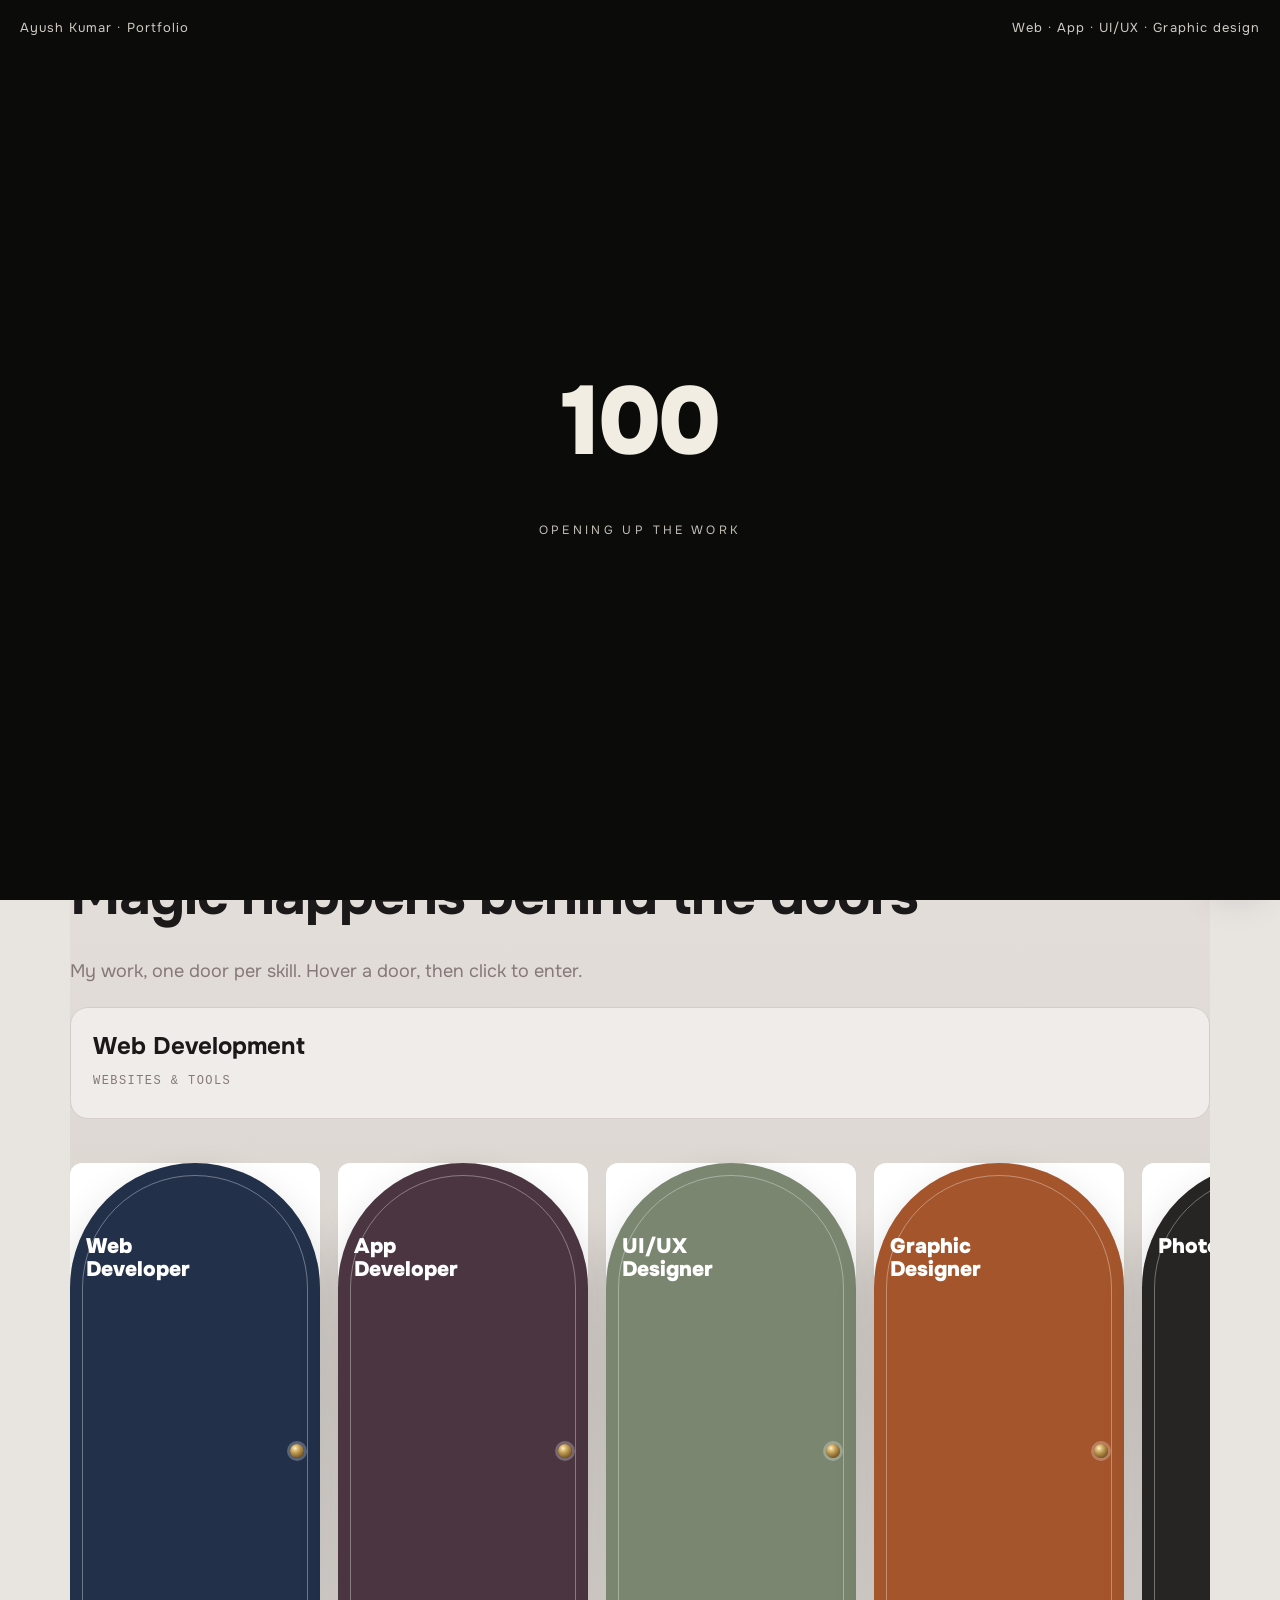
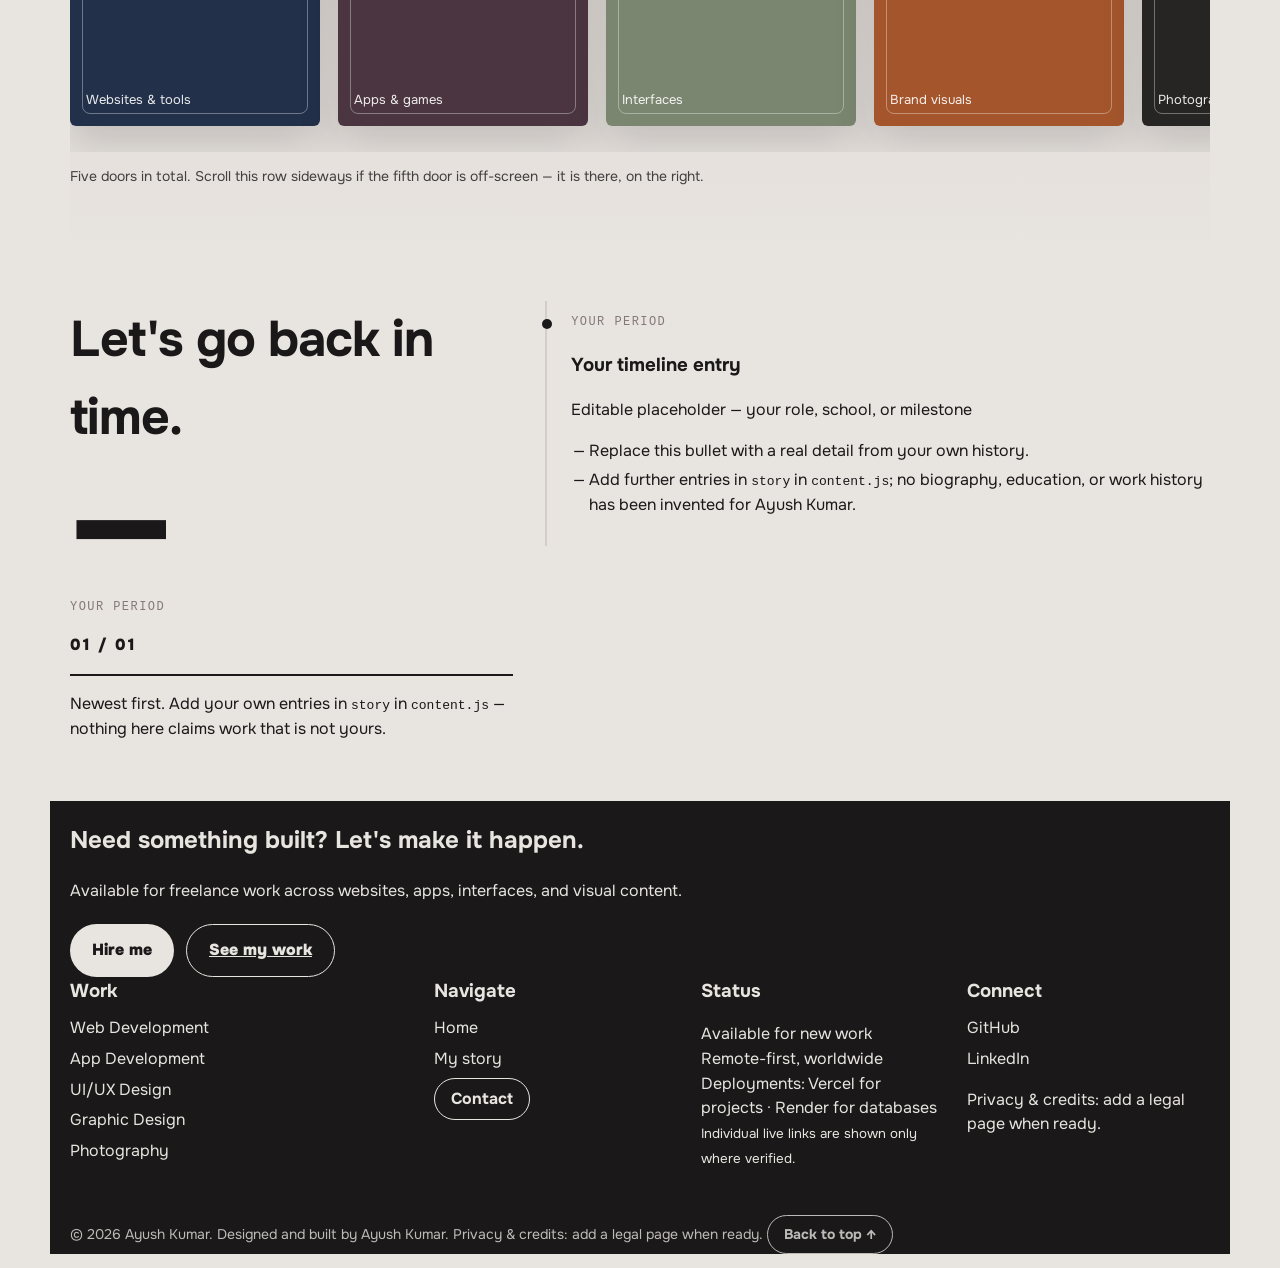
<file: index.html>
<!DOCTYPE html>
<html lang="en">
<head>
<meta charset="utf-8">
<meta name="viewport" content="width=device-width, initial-scale=1">
<title>Ayush Kumar — Web & App Developer, UI/UX Designer</title>
<meta name="description" content="Portfolio of Ayush Kumar. Five doors: Web Developer, App Developer, UI/UX Designer, Graphic Designer, Photographer. Content areas are ready for future work.">
<link rel="icon" href="favicon.ico">
<link rel="stylesheet" href="styles.css">
<script>window.__ROOT__ = "";</script>
<script src="content.js" defer></script>
<script src="app.js" defer></script>
</head>
<body>
<a class="skip" href="#home">Skip to content</a>
<div id="preloader" aria-hidden="true"><span class="pre-tl">Ayush Kumar · Portfolio</span><span class="pre-tr">Web · App · UI/UX · Graphic design</span><div class="count" id="preCount">001</div><p>Opening up the work</p></div>
<div id="transition" aria-hidden="true"></div>

<header class="topbar">
  <span class="brand">Ayush Kumar</span>
  <nav class="pillnav" aria-label="Primary">
    <a href="index.html#home">Home</a>
    <a href="web-developer/index.html">Web</a>
    <a href="app-developer/index.html">App</a>
    <a href="ui-ux-designer/index.html">UI/UX</a>
    <a href="graphic-designer/index.html">Graphic</a>
    <a href="index.html#my-story">My story</a>
    <button data-open="contactDlg">Contact</button>
  </nav>
  <div class="right">
    <span class="clock pill">Local time</span>
    <button class="pill menu-btn" data-open="menuDlg">Menu</button>
    <button class="cord" id="cordBtn" aria-label="Toggle dark mode" aria-pressed="false"><span class="wire"></span><span class="knob"></span><small>Dark mode (pull the cord)</small></button>
  </div>
</header>

<main class="wrap" id="home">
  <section class="hero" aria-label="Introduction">
    <div>
      <h1>Hi, I'm Ayush Kumar. I am a <span class="flip" id="roleFlip"><span class="flip-role">Web Developer</span><span class="flip-num">01 / 05</span></span>.</h1>
      <p>Welcome to my portfolio. Choose a door below to explore each discipline.</p>
      <p class="interests"><strong>Interests:</strong> Frontend web development · Programming · Building websites and web applications · Learning DSA using Java · Working with Git and GitHub · Using AI-assisted tools to design and build websites.</p>
      <div class="cta">
        <button class="btn" data-open="contactDlg">Hire me →</button>
        <a class="btn secondary" href="#work">See my work</a>
      </div>
    </div>
    <figure class="portrait">
      <img src="images/ayush-portrait.jpg" alt="Portrait of Ayush Kumar in dark monochrome">
      <button class="btn ability-overlay" data-open="abilityDlg">My ability card</button>
      <figcaption>Ayush Kumar — dark monochrome portrait.</figcaption>
    </figure>
  </section>

  <div class="hero-strip" aria-label="Availability"><span>Available for work</span><span>Remote-first, worldwide</span><span>Scroll to explore ↓</span></div>

  <section class="doors-section" id="work" aria-label="My work, one door per skill">
    <h2>Magic happens behind the doors</h2>
    <p class="sub">My work, one door per skill. Hover a door, then click to enter.</p>
    <div class="door-preview" aria-live="polite">
      <h3 id="doorPreviewTitle">Web Development</h3>
      <p class="mono" id="doorPreviewSub">Websites &amp; tools</p>
      <ul id="doorPreviewList"></ul>
    </div>
    <div class="door-wall" id="doorWall">
      <button class="door" data-door="web" data-href="web-developer/index.html" aria-label="Open the Web Developer door"><span class="interior"></span><span class="frame"><span class="label">Web<br>Developer</span><span class="hint">Websites &amp; tools</span><span class="knobdot"></span></span></button>
      <button class="door" data-door="app" data-href="app-developer/index.html" aria-label="Open the App Developer door"><span class="interior"></span><span class="frame"><span class="label">App<br>Developer</span><span class="hint">Apps &amp; games</span><span class="knobdot"></span></span></button>
      <button class="door" data-door="uiux" data-href="ui-ux-designer/index.html" aria-label="Open the UI/UX Designer door"><span class="interior"></span><span class="frame"><span class="label">UI/UX<br>Designer</span><span class="hint">Interfaces</span><span class="knobdot"></span></span></button>
      <button class="door" data-door="graphic" data-href="graphic-designer/index.html" aria-label="Open the Graphic Designer door"><span class="interior"></span><span class="frame"><span class="label">Graphic<br>Designer</span><span class="hint">Brand visuals</span><span class="knobdot"></span></span></button>
      <button class="door" data-door="photo" data-href="photographer/index.html" aria-label="Open the Photographer door"><span class="interior"></span><span class="frame"><span class="label">Photographer</span><span class="hint">Photography</span><span class="knobdot"></span></span></button>
    </div>
    <div class="tooltip" id="doorTip">Click to enter</div>
    <p class="door-note">Five doors in total. Scroll this row sideways if the fifth door is off-screen — it is there, on the right.</p>
  </section>

  <section class="section story-layout" id="my-story" aria-label="My story">
    <div class="story-sticky"><h2>Let's go back in time.</h2><div class="big-year">—</div><p class="mono">Your period</p><p class="counter">01 / 01</p><div class="progress-line"><span style="width:100%"></span></div><p class="sub">Newest first. Add your own entries in <code>story</code> in <code>content.js</code> — nothing here claims work that is not yours.</p></div>
    <div class="timeline">
      <article class="timeline-item"><p class="mono">Your period</p><h3>Your timeline entry</h3><p class="secondary">Editable placeholder — your role, school, or milestone</p><ul><li>Replace this bullet with a real detail from your own history.</li><li>Add further entries in <code>story</code> in <code>content.js</code>; no biography, education, or work history has been invented for Ayush Kumar.</li></ul></article>
    </div>
  </section>
</main>

<footer class="wrap">
  <h2>Need something built? Let's make it happen.</h2>
  <p>Available for freelance work across websites, apps, interfaces, and visual content.</p>
  <div class="cta">
    <button class="btn" data-open="contactDlg">Hire me</button>
    <a class="btn secondary" href="#work">See my work</a>
  </div>
  <div class="foot-grid">
    <div><h3>Work</h3>
      <a href="web-developer/index.html">Web Development</a>
      <a href="app-developer/index.html">App Development</a>
      <a href="ui-ux-designer/index.html">UI/UX Design</a>
      <a href="graphic-designer/index.html">Graphic Design</a>
      <a href="photographer/index.html">Photography</a>
    </div>
    <div><h3>Navigate</h3>
      <a href="index.html#home">Home</a>
      <a href="index.html#my-story">My story</a>
      <button class="pill" data-open="contactDlg">Contact</button>
    </div>
    <div><h3>Status</h3><p>Available for new work<br>Remote-first, worldwide<br>Deployments: Vercel for projects · Render for databases<br><small>Individual live links are shown only where verified.</small></p></div>
    <div><h3>Connect</h3>
      <a data-social="github" href="https://github.com/ayushsingh841434a-lgtm">GitHub</a>
      <a data-social="linkedin" href="https://www.linkedin.com/in/ayush-singh-5b2853404/">LinkedIn</a>
      <p>Privacy &amp; credits: add a legal page when ready.</p>
    </div>
  </div>
  <p class="copy">© 2026 Ayush Kumar. Designed and built by Ayush Kumar. Privacy &amp; credits: add a legal page when ready. <button class="pill" data-top>Back to top ↑</button></p>
  <button class="back-top-circle" data-top aria-label="Back to top">↑</button>
</footer>

<dialog id="menuDlg" aria-label="Menu">
  <div class="menu-head"><span>Ayush Kumar</span><button class="pill" data-close>Close</button></div>
  <h2>Menu</h2>
  <div class="cta">
    <button class="btn secondary" data-goto="home">01 Home</button>
    <button class="btn secondary" data-goto="web-developer/index.html">02 Web</button>
    <button class="btn secondary" data-goto="app-developer/index.html">03 App</button>
    <button class="btn secondary" data-goto="ui-ux-designer/index.html">04 UI/UX</button>
    <button class="btn secondary" data-goto="graphic-designer/index.html">05 Graphic</button>
    <button class="btn secondary" data-goto="story">06 My story</button>
    <button class="btn secondary" data-goto="contact">07 Contact</button>
    <button class="btn secondary" data-goto="photographer/index.html">08 Photography</button>
  </div>
  <p>Photography is included here as item 08 so all five categories are reachable from the menu. The reference menu as observed listed only seven items; see README for that noted difference.</p>
  <div class="row" style="justify-content:space-between"><span class="clock">Local time</span><button class="btn" data-goto="contact">Hire me →</button></div>
</dialog>

<dialog id="contactDlg" aria-label="Contact">
  <button class="pill dlg-x" data-close aria-label="Close">Close</button>
  <p class="hire-label">• Hire me</p>
  <h2>Tell me what you need built.</h2>
  <form id="contactForm">
    <label>NAME <input name="name" placeholder="Your name" required></label>
    <label>EMAIL <input name="email" type="email" placeholder="you@company.com" required></label>
    <label>PHONE <input name="phone" placeholder="Your phone number" required></label>
    <label>WHAT DO YOU NEED? <textarea name="message" rows="4" placeholder="Describe your project — scope, timeline, budget…" required></textarea></label>
    <p class="form-note" id="formNote"></p>
    <div class="row" style="justify-content:space-between"><p class="reply-note">Reply time to be confirmed once a contact email is provided.</p><button type="submit" class="btn">Send message</button></div>
  </form>
  <p>Or connect via <a data-social="github" href="https://github.com/ayushsingh841434a-lgtm">GitHub</a> or <a data-social="linkedin" href="https://www.linkedin.com/in/ayush-singh-5b2853404/">LinkedIn</a>.</p>
</dialog>

<dialog id="abilityDlg" aria-label="Ability card">
  <button class="pill dlg-x" data-close aria-label="Close">Close</button>
  <div class="ability-scene">
    <div class="ability-card" id="abilityCard">
      <div class="ability-face ability-front">
        <div class="ability-portrait"><img src="images/ayush-portrait.jpg" alt="Portrait of Ayush Kumar"></div>
        <div class="ability-stats">
          <div class="ability-row"><span>HTML</span><span class="ability-tag">Worked with / studied</span></div>
          <div class="ability-row"><span>CSS</span><span class="ability-tag">Worked with / studied</span></div>
          <div class="ability-row"><span>JavaScript</span><span class="ability-tag">Worked with / studied</span></div>
          <div class="ability-row"><span>C</span><span class="ability-tag">Worked with / studied</span></div>
          <div class="ability-row"><span>C++</span><span class="ability-tag">Worked with / studied</span></div>
          <div class="ability-row"><span>SQL</span><span class="ability-tag">Worked with / studied</span></div>
          <div class="ability-row"><span>Git</span><span class="ability-tag">Worked with / studied</span></div>
          <div class="ability-row"><span>GitHub</span><span class="ability-tag">Worked with / studied</span></div>
          <div class="ability-row"><span>DSA using Java</span><span class="ability-tag">Currently learning</span></div>
        </div>
        <p class="ability-note">No proficiency percentages, ratings, or scores are shown, because none were provided. Skills and learning status come from <code>content.js</code>.</p>
      </div>
      <div class="ability-face ability-back"><div class="compass">◎</div><p>Ayush Kumar</p></div>
    </div>
  </div>
  <p class="ability-footer">Remote-first · Worldwide · Response time to be confirmed · Drag the card to flip it</p>
</dialog>
</body>
</html>
</file>
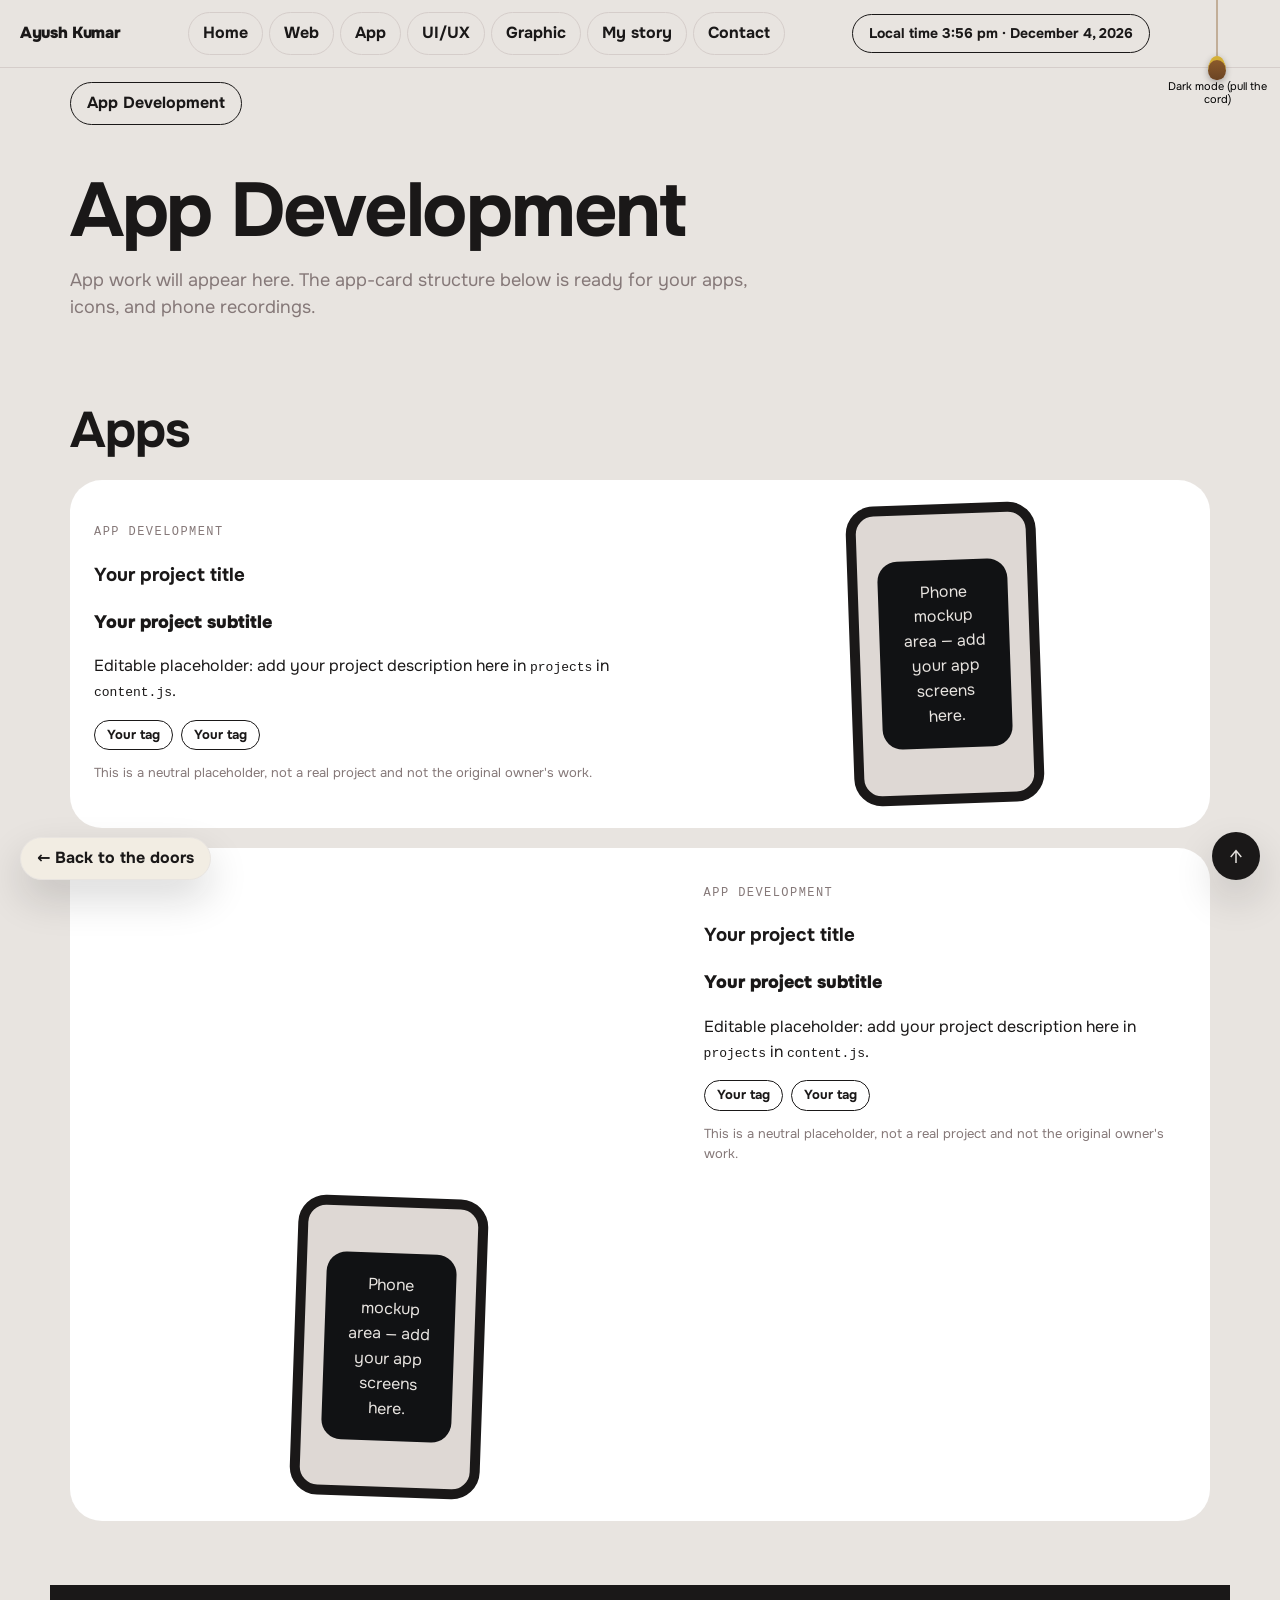
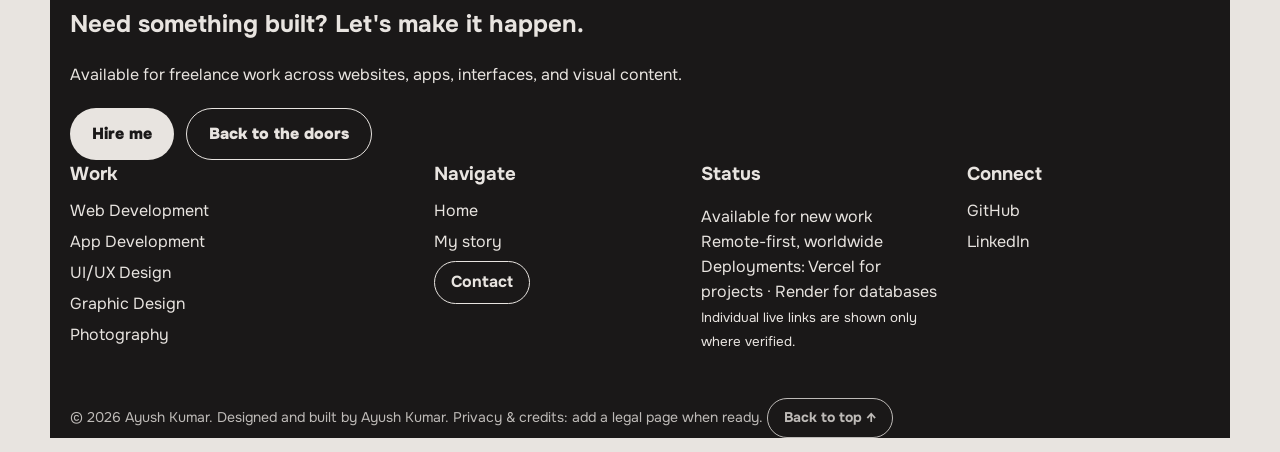
<file: app-developer/index.html>
<!DOCTYPE html>
<html lang="en">
<head>
<meta charset="utf-8">
<meta name="viewport" content="width=device-width, initial-scale=1">
<title>App Development — Ayush Kumar</title>
<meta name="description" content="App development work by Ayush Kumar — apps to be added.">
<link rel="icon" href="../favicon.ico">
<link rel="stylesheet" href="../styles.css">
<script>window.__ROOT__ = "../";</script>
<script src="../content.js" defer></script>
<script src="../app.js" defer></script>
</head>
<body>
<a class="skip" href="#main">Skip to content</a>
<div id="transition" aria-hidden="true"></div>
<header class="topbar">
  <span class="brand">Ayush Kumar</span>
  <nav class="pillnav" aria-label="Primary">
    <a href="../index.html#home">Home</a>
    <a href="../web-developer/index.html">Web</a>
    <a href="../app-developer/index.html">App</a>
    <a href="../ui-ux-designer/index.html">UI/UX</a>
    <a href="../graphic-designer/index.html">Graphic</a>
    <a href="../index.html#my-story">My story</a>
    <button data-open="contactDlg">Contact</button>
  </nav>
  <div class="right">
    <span class="clock pill">Local time</span>
    <button class="pill menu-btn" data-open="menuDlg">Menu</button>
    <button class="cord" id="cordBtn" aria-label="Toggle dark mode" aria-pressed="false"><span class="wire"></span><span class="knob"></span><small>Dark mode (pull the cord)</small></button>
  </div>
</header>
<main class="wrap" id="main">
  <div class="backbar">

    <span class="pill">App Development</span>
  </div>
  <section class="cat-head">
    <h1>App Development</h1>
    <p>App work will appear here. The app-card structure below is ready for your apps, icons, and phone recordings.</p>
  </section>
<section class="section"><h2>Apps</h2>
<article class="proj-card"><div class="proj-text"><p class="mono">App Development</p><h3>Your project title</h3><p class="proj-sub">Your project subtitle</p><p>Editable placeholder: add your project description here in <code>projects</code> in <code>content.js</code>.</p><div class="tags"><span class="tag">Your tag</span><span class="tag">Your tag</span></div><p class="proj-note">This is a neutral placeholder, not a real project and not the original owner's work.</p></div><div class="mock phone"><div class="screen"><span>Phone mockup area — add your app screens here.</span></div><div class="stand"></div></div></article>
<article class="proj-card alt"><div class="proj-text"><p class="mono">App Development</p><h3>Your project title</h3><p class="proj-sub">Your project subtitle</p><p>Editable placeholder: add your project description here in <code>projects</code> in <code>content.js</code>.</p><div class="tags"><span class="tag">Your tag</span><span class="tag">Your tag</span></div><p class="proj-note">This is a neutral placeholder, not a real project and not the original owner's work.</p></div><div class="mock phone"><div class="screen"><span>Phone mockup area — add your app screens here.</span></div><div class="stand"></div></div></article></section>
</main>
<button class="pill back-float" data-back>&larr; Back to the doors</button>
<footer class="wrap">
  <h2>Need something built? Let's make it happen.</h2>
  <p>Available for freelance work across websites, apps, interfaces, and visual content.</p>
  <div class="cta">
    <button class="btn" data-open="contactDlg">Hire me</button>
    <button class="btn secondary" data-back>Back to the doors</button>
  </div>
  <div class="foot-grid">
    <div><h3>Work</h3>
      <a href="../web-developer/index.html">Web Development</a>
      <a href="../app-developer/index.html">App Development</a>
      <a href="../ui-ux-designer/index.html">UI/UX Design</a>
      <a href="../graphic-designer/index.html">Graphic Design</a>
      <a href="../photographer/index.html">Photography</a>
    </div>
    <div><h3>Navigate</h3>
      <a href="../index.html#home">Home</a>
      <a href="../index.html#my-story">My story</a>
      <button class="pill" data-open="contactDlg">Contact</button>
    </div>
    <div><h3>Status</h3><p>Available for new work<br>Remote-first, worldwide<br>Deployments: Vercel for projects · Render for databases<br><small>Individual live links are shown only where verified.</small></p></div>
    <div><h3>Connect</h3>
      <a data-social="github" href="https://github.com/ayushsingh841434a-lgtm">GitHub</a>
      <a data-social="linkedin" href="https://www.linkedin.com/in/ayush-singh-5b2853404/">LinkedIn</a>
    </div>
  </div>
  <p class="copy">&copy; 2026 Ayush Kumar. Designed and built by Ayush Kumar. Privacy &amp; credits: add a legal page when ready. <button class="pill" data-top>Back to top &uarr;</button></p>
  <button class="back-top-circle" data-top aria-label="Back to top">&uarr;</button>
</footer>
<dialog id="menuDlg" aria-label="Menu">
  <div class="menu-head"><span>Ayush Kumar</span><button class="pill" data-close>Close</button></div>
  <h2>Menu</h2>
  <div class="cta">
    <button class="btn secondary" data-goto="home">01 Home</button>
    <button class="btn secondary" data-goto="web-developer/index.html">02 Web</button>
    <button class="btn secondary" data-goto="app-developer/index.html">03 App</button>
    <button class="btn secondary" data-goto="ui-ux-designer/index.html">04 UI/UX</button>
    <button class="btn secondary" data-goto="graphic-designer/index.html">05 Graphic</button>
    <button class="btn secondary" data-goto="story">06 My story</button>
    <button class="btn secondary" data-goto="contact">07 Contact</button>
    <button class="btn secondary" data-goto="photographer/index.html">08 Photography</button>
  </div>
  <div class="row" style="justify-content:space-between"><span class="clock">Local time</span><button class="btn" data-goto="contact">Hire me →</button></div>
</dialog>
<dialog id="contactDlg" aria-label="Contact">
  <button class="pill dlg-x" data-close aria-label="Close">Close</button>
  <p class="hire-label">• Hire me</p>
  <h2>Tell me what you need built.</h2>
  <form id="contactForm">
    <label>NAME <input name="name" placeholder="Your name" required></label>
    <label>EMAIL <input name="email" type="email" placeholder="you@company.com" required></label>
    <label>PHONE <input name="phone" placeholder="Your phone number" required></label>
    <label>WHAT DO YOU NEED? <textarea name="message" rows="4" placeholder="Describe your project — scope, timeline, budget&hellip;" required></textarea></label>
    <p class="form-note" id="formNote"></p>
    <div class="row" style="justify-content:space-between"><p class="reply-note">Reply time to be confirmed once a contact email is provided.</p><button type="submit" class="btn">Send message</button></div>
  </form>
  <p>Or connect via <a data-social="github" href="https://github.com/ayushsingh841434a-lgtm">GitHub</a> or <a data-social="linkedin" href="https://www.linkedin.com/in/ayush-singh-5b2853404/">LinkedIn</a>.</p>
</dialog>
</body>
</html>
</file>
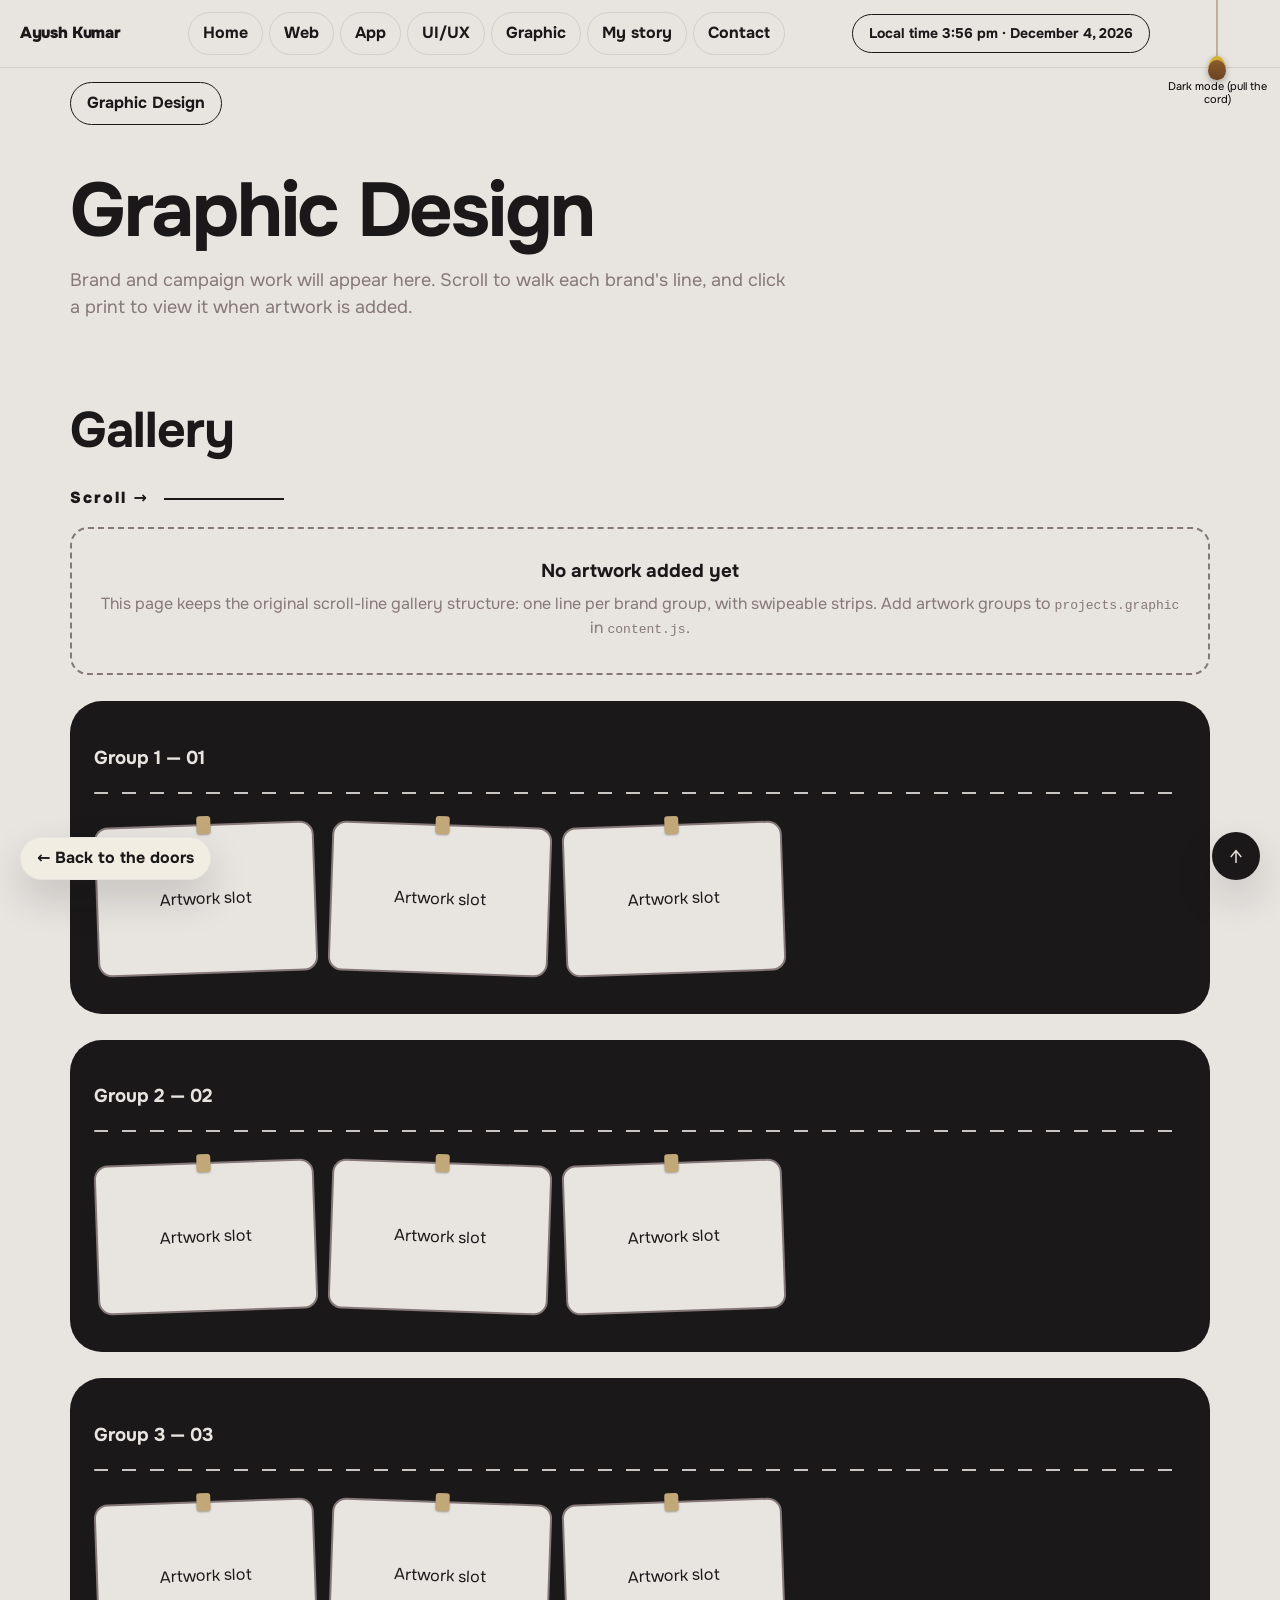
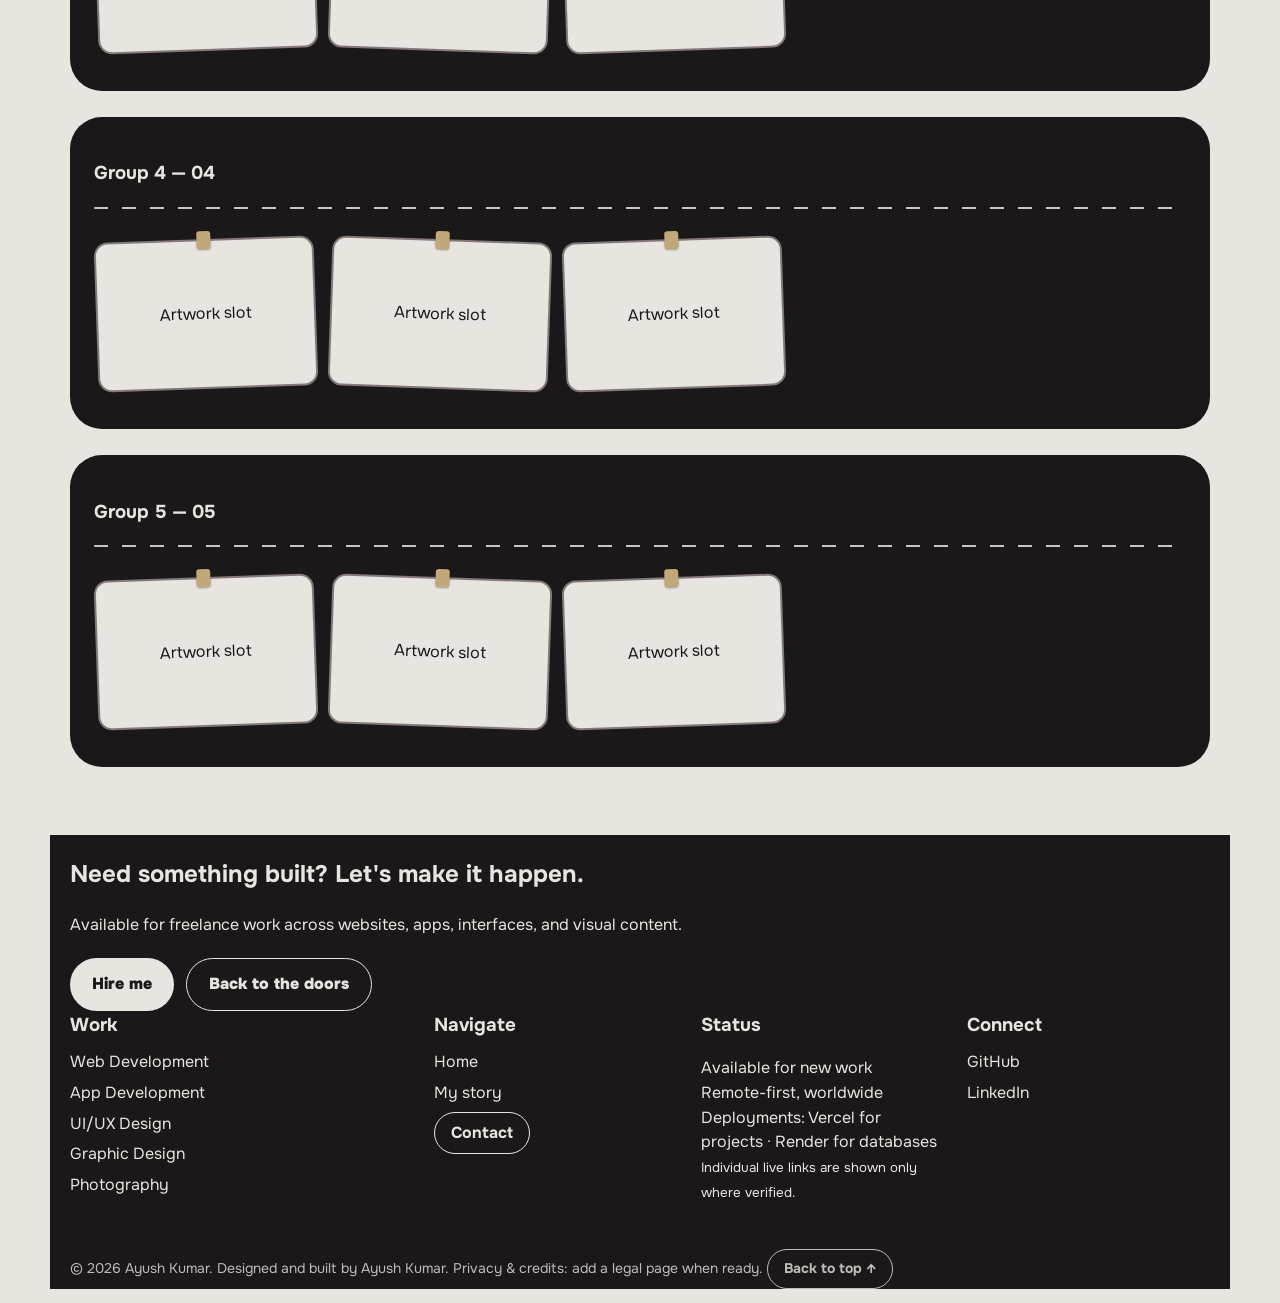
<file: graphic-designer/index.html>
<!DOCTYPE html>
<html lang="en">
<head>
<meta charset="utf-8">
<meta name="viewport" content="width=device-width, initial-scale=1">
<title>Graphic Design — Ayush Kumar</title>
<meta name="description" content="Graphic design work by Ayush Kumar — artwork to be added.">
<link rel="icon" href="../favicon.ico">
<link rel="stylesheet" href="../styles.css">
<script>window.__ROOT__ = "../";</script>
<script src="../content.js" defer></script>
<script src="../app.js" defer></script>
</head>
<body>
<a class="skip" href="#main">Skip to content</a>
<div id="transition" aria-hidden="true"></div>
<header class="topbar">
  <span class="brand">Ayush Kumar</span>
  <nav class="pillnav" aria-label="Primary">
    <a href="../index.html#home">Home</a>
    <a href="../web-developer/index.html">Web</a>
    <a href="../app-developer/index.html">App</a>
    <a href="../ui-ux-designer/index.html">UI/UX</a>
    <a href="../graphic-designer/index.html">Graphic</a>
    <a href="../index.html#my-story">My story</a>
    <button data-open="contactDlg">Contact</button>
  </nav>
  <div class="right">
    <span class="clock pill">Local time</span>
    <button class="pill menu-btn" data-open="menuDlg">Menu</button>
    <button class="cord" id="cordBtn" aria-label="Toggle dark mode" aria-pressed="false"><span class="wire"></span><span class="knob"></span><small>Dark mode (pull the cord)</small></button>
  </div>
</header>
<main class="wrap" id="main">
  <div class="backbar">

    <span class="pill">Graphic Design</span>
  </div>
  <section class="cat-head">
    <h1>Graphic Design</h1>
    <p>Brand and campaign work will appear here. Scroll to walk each brand's line, and click a print to view it when artwork is added.</p>
  </section>
<section class="section"><h2>Gallery</h2>
<p class="scroll-line">Scroll → <span class="progress"></span></p>
<div class="empty"><h3>No artwork added yet</h3><p>This page keeps the original scroll-line gallery structure: one line per brand group, with swipeable strips. Add artwork groups to <code>projects.graphic</code> in <code>content.js</code>.</p></div>
<div class="line-group g1"><h3>Group 1 — 01</h3><div class="line"></div><div class="strip"><div class="slot">Artwork slot</div><div class="slot">Artwork slot</div><div class="slot">Artwork slot</div></div></div><div class="line-group g2"><h3>Group 2 — 02</h3><div class="line"></div><div class="strip"><div class="slot">Artwork slot</div><div class="slot">Artwork slot</div><div class="slot">Artwork slot</div></div></div><div class="line-group g3"><h3>Group 3 — 03</h3><div class="line"></div><div class="strip"><div class="slot">Artwork slot</div><div class="slot">Artwork slot</div><div class="slot">Artwork slot</div></div></div><div class="line-group g4"><h3>Group 4 — 04</h3><div class="line"></div><div class="strip"><div class="slot">Artwork slot</div><div class="slot">Artwork slot</div><div class="slot">Artwork slot</div></div></div><div class="line-group g5"><h3>Group 5 — 05</h3><div class="line"></div><div class="strip"><div class="slot">Artwork slot</div><div class="slot">Artwork slot</div><div class="slot">Artwork slot</div></div></div></section>
</main>
<button class="pill back-float" data-back>&larr; Back to the doors</button>
<footer class="wrap">
  <h2>Need something built? Let's make it happen.</h2>
  <p>Available for freelance work across websites, apps, interfaces, and visual content.</p>
  <div class="cta">
    <button class="btn" data-open="contactDlg">Hire me</button>
    <button class="btn secondary" data-back>Back to the doors</button>
  </div>
  <div class="foot-grid">
    <div><h3>Work</h3>
      <a href="../web-developer/index.html">Web Development</a>
      <a href="../app-developer/index.html">App Development</a>
      <a href="../ui-ux-designer/index.html">UI/UX Design</a>
      <a href="../graphic-designer/index.html">Graphic Design</a>
      <a href="../photographer/index.html">Photography</a>
    </div>
    <div><h3>Navigate</h3>
      <a href="../index.html#home">Home</a>
      <a href="../index.html#my-story">My story</a>
      <button class="pill" data-open="contactDlg">Contact</button>
    </div>
    <div><h3>Status</h3><p>Available for new work<br>Remote-first, worldwide<br>Deployments: Vercel for projects · Render for databases<br><small>Individual live links are shown only where verified.</small></p></div>
    <div><h3>Connect</h3>
      <a data-social="github" href="https://github.com/ayushsingh841434a-lgtm">GitHub</a>
      <a data-social="linkedin" href="https://www.linkedin.com/in/ayush-singh-5b2853404/">LinkedIn</a>
    </div>
  </div>
  <p class="copy">&copy; 2026 Ayush Kumar. Designed and built by Ayush Kumar. Privacy &amp; credits: add a legal page when ready. <button class="pill" data-top>Back to top &uarr;</button></p>
  <button class="back-top-circle" data-top aria-label="Back to top">&uarr;</button>
</footer>
<dialog id="menuDlg" aria-label="Menu">
  <div class="menu-head"><span>Ayush Kumar</span><button class="pill" data-close>Close</button></div>
  <h2>Menu</h2>
  <div class="cta">
    <button class="btn secondary" data-goto="home">01 Home</button>
    <button class="btn secondary" data-goto="web-developer/index.html">02 Web</button>
    <button class="btn secondary" data-goto="app-developer/index.html">03 App</button>
    <button class="btn secondary" data-goto="ui-ux-designer/index.html">04 UI/UX</button>
    <button class="btn secondary" data-goto="graphic-designer/index.html">05 Graphic</button>
    <button class="btn secondary" data-goto="story">06 My story</button>
    <button class="btn secondary" data-goto="contact">07 Contact</button>
    <button class="btn secondary" data-goto="photographer/index.html">08 Photography</button>
  </div>
  <div class="row" style="justify-content:space-between"><span class="clock">Local time</span><button class="btn" data-goto="contact">Hire me →</button></div>
</dialog>
<dialog id="contactDlg" aria-label="Contact">
  <button class="pill dlg-x" data-close aria-label="Close">Close</button>
  <p class="hire-label">• Hire me</p>
  <h2>Tell me what you need built.</h2>
  <form id="contactForm">
    <label>NAME <input name="name" placeholder="Your name" required></label>
    <label>EMAIL <input name="email" type="email" placeholder="you@company.com" required></label>
    <label>PHONE <input name="phone" placeholder="Your phone number" required></label>
    <label>WHAT DO YOU NEED? <textarea name="message" rows="4" placeholder="Describe your project — scope, timeline, budget&hellip;" required></textarea></label>
    <p class="form-note" id="formNote"></p>
    <div class="row" style="justify-content:space-between"><p class="reply-note">Reply time to be confirmed once a contact email is provided.</p><button type="submit" class="btn">Send message</button></div>
  </form>
  <p>Or connect via <a data-social="github" href="https://github.com/ayushsingh841434a-lgtm">GitHub</a> or <a data-social="linkedin" href="https://www.linkedin.com/in/ayush-singh-5b2853404/">LinkedIn</a>.</p>
</dialog>
</body>
</html>
</file>
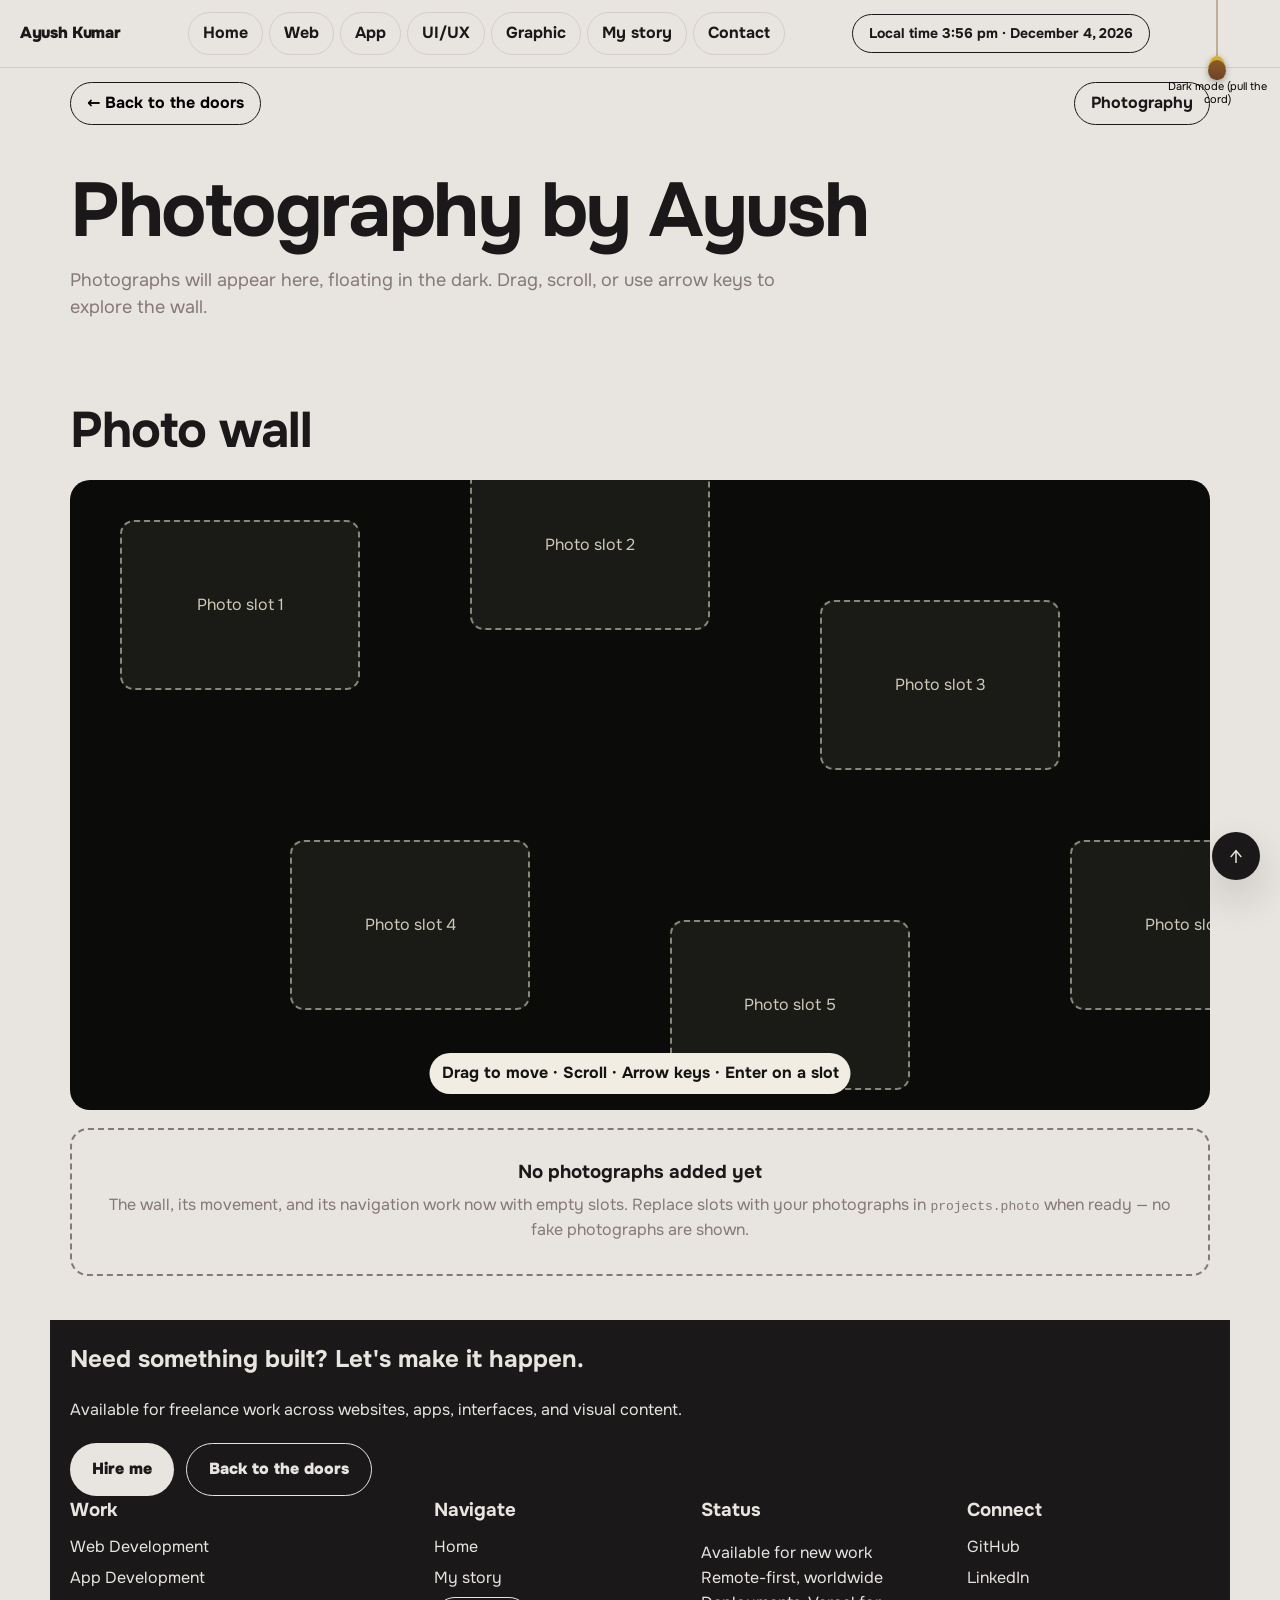
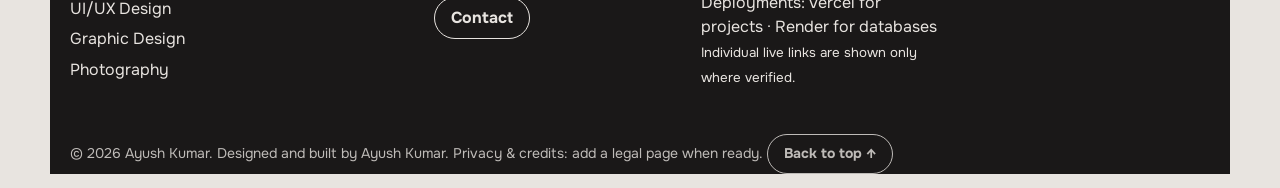
<file: photographer/index.html>
<!DOCTYPE html>
<html lang="en">
<head>
<meta charset="utf-8">
<meta name="viewport" content="width=device-width, initial-scale=1">
<title>Photography — Ayush Kumar</title>
<meta name="description" content="Photography by Ayush Kumar — photographs to be added.">
<link rel="icon" href="../favicon.ico">
<link rel="stylesheet" href="../styles.css">
<script>window.__ROOT__ = "../";</script>
<script src="../content.js" defer></script>
<script src="../app.js" defer></script>
</head>
<body>
<a class="skip" href="#main">Skip to content</a>
<div id="transition" aria-hidden="true"></div>
<header class="topbar">
  <span class="brand">Ayush Kumar</span>
  <nav class="pillnav" aria-label="Primary">
    <a href="../index.html#home">Home</a>
    <a href="../web-developer/index.html">Web</a>
    <a href="../app-developer/index.html">App</a>
    <a href="../ui-ux-designer/index.html">UI/UX</a>
    <a href="../graphic-designer/index.html">Graphic</a>
    <a href="../index.html#my-story">My story</a>
    <button data-open="contactDlg">Contact</button>
  </nav>
  <div class="right">
    <span class="clock pill">Local time</span>
    <button class="pill menu-btn" data-open="menuDlg">Menu</button>
    <button class="cord" id="cordBtn" aria-label="Toggle dark mode" aria-pressed="false"><span class="wire"></span><span class="knob"></span><small>Dark mode (pull the cord)</small></button>
  </div>
</header>
<main class="wrap" id="main">
  <div class="backbar">
    <button class="pill" data-back>&larr; Back to the doors</button>
    <span class="pill">Photography</span>
  </div>
  <section class="cat-head">
    <h1>Photography by Ayush</h1>
    <p>Photographs will appear here, floating in the dark. Drag, scroll, or use arrow keys to explore the wall.</p>
  </section>
<section class="section"><h2>Photo wall</h2>
<div class="wall" id="photoWall" aria-label="Floating photo wall — drag, scroll, or use arrow keys">
  <div class="wall-inner" id="wallInner">
    <div class="photo-slot" style="left:350px;top:240px">Photo slot 1</div>
    <div class="photo-slot" style="left:700px;top:180px">Photo slot 2</div>
    <div class="photo-slot" style="left:1050px;top:320px">Photo slot 3</div>
    <div class="photo-slot" style="left:520px;top:560px">Photo slot 4</div>
    <div class="photo-slot" style="left:900px;top:640px">Photo slot 5</div>
    <div class="photo-slot" style="left:1300px;top:560px">Photo slot 6</div>
    <div class="photo-slot" style="left:700px;top:900px">Photo slot 7</div>
    <div class="photo-slot" style="left:1150px;top:900px">Photo slot 8</div>
  </div>
  <span class="wall-hint" id="wallHint">Drag to move · Scroll · Arrow keys · Enter on a slot</span>
</div>
<div class="empty" style="margin-top:18px"><h3>No photographs added yet</h3><p>The wall, its movement, and its navigation work now with empty slots. Replace slots with your photographs in <code>projects.photo</code> when ready — no fake photographs are shown.</p></div></section>
</main>

<footer class="wrap">
  <h2>Need something built? Let's make it happen.</h2>
  <p>Available for freelance work across websites, apps, interfaces, and visual content.</p>
  <div class="cta">
    <button class="btn" data-open="contactDlg">Hire me</button>
    <button class="btn secondary" data-back>Back to the doors</button>
  </div>
  <div class="foot-grid">
    <div><h3>Work</h3>
      <a href="../web-developer/index.html">Web Development</a>
      <a href="../app-developer/index.html">App Development</a>
      <a href="../ui-ux-designer/index.html">UI/UX Design</a>
      <a href="../graphic-designer/index.html">Graphic Design</a>
      <a href="../photographer/index.html">Photography</a>
    </div>
    <div><h3>Navigate</h3>
      <a href="../index.html#home">Home</a>
      <a href="../index.html#my-story">My story</a>
      <button class="pill" data-open="contactDlg">Contact</button>
    </div>
    <div><h3>Status</h3><p>Available for new work<br>Remote-first, worldwide<br>Deployments: Vercel for projects · Render for databases<br><small>Individual live links are shown only where verified.</small></p></div>
    <div><h3>Connect</h3>
      <a data-social="github" href="https://github.com/ayushsingh841434a-lgtm">GitHub</a>
      <a data-social="linkedin" href="https://www.linkedin.com/in/ayush-singh-5b2853404/">LinkedIn</a>
    </div>
  </div>
  <p class="copy">&copy; 2026 Ayush Kumar. Designed and built by Ayush Kumar. Privacy &amp; credits: add a legal page when ready. <button class="pill" data-top>Back to top &uarr;</button></p>
  <button class="back-top-circle" data-top aria-label="Back to top">&uarr;</button>
</footer>
<dialog id="menuDlg" aria-label="Menu">
  <div class="menu-head"><span>Ayush Kumar</span><button class="pill" data-close>Close</button></div>
  <h2>Menu</h2>
  <div class="cta">
    <button class="btn secondary" data-goto="home">01 Home</button>
    <button class="btn secondary" data-goto="web-developer/index.html">02 Web</button>
    <button class="btn secondary" data-goto="app-developer/index.html">03 App</button>
    <button class="btn secondary" data-goto="ui-ux-designer/index.html">04 UI/UX</button>
    <button class="btn secondary" data-goto="graphic-designer/index.html">05 Graphic</button>
    <button class="btn secondary" data-goto="story">06 My story</button>
    <button class="btn secondary" data-goto="contact">07 Contact</button>
    <button class="btn secondary" data-goto="photographer/index.html">08 Photography</button>
  </div>
  <div class="row" style="justify-content:space-between"><span class="clock">Local time</span><button class="btn" data-goto="contact">Hire me →</button></div>
</dialog>
<dialog id="contactDlg" aria-label="Contact">
  <button class="pill dlg-x" data-close aria-label="Close">Close</button>
  <p class="hire-label">• Hire me</p>
  <h2>Tell me what you need built.</h2>
  <form id="contactForm">
    <label>NAME <input name="name" placeholder="Your name" required></label>
    <label>EMAIL <input name="email" type="email" placeholder="you@company.com" required></label>
    <label>PHONE <input name="phone" placeholder="Your phone number" required></label>
    <label>WHAT DO YOU NEED? <textarea name="message" rows="4" placeholder="Describe your project — scope, timeline, budget&hellip;" required></textarea></label>
    <p class="form-note" id="formNote"></p>
    <div class="row" style="justify-content:space-between"><p class="reply-note">Reply time to be confirmed once a contact email is provided.</p><button type="submit" class="btn">Send message</button></div>
  </form>
  <p>Or connect via <a data-social="github" href="https://github.com/ayushsingh841434a-lgtm">GitHub</a> or <a data-social="linkedin" href="https://www.linkedin.com/in/ayush-singh-5b2853404/">LinkedIn</a>.</p>
</dialog>
</body>
</html>
</file>
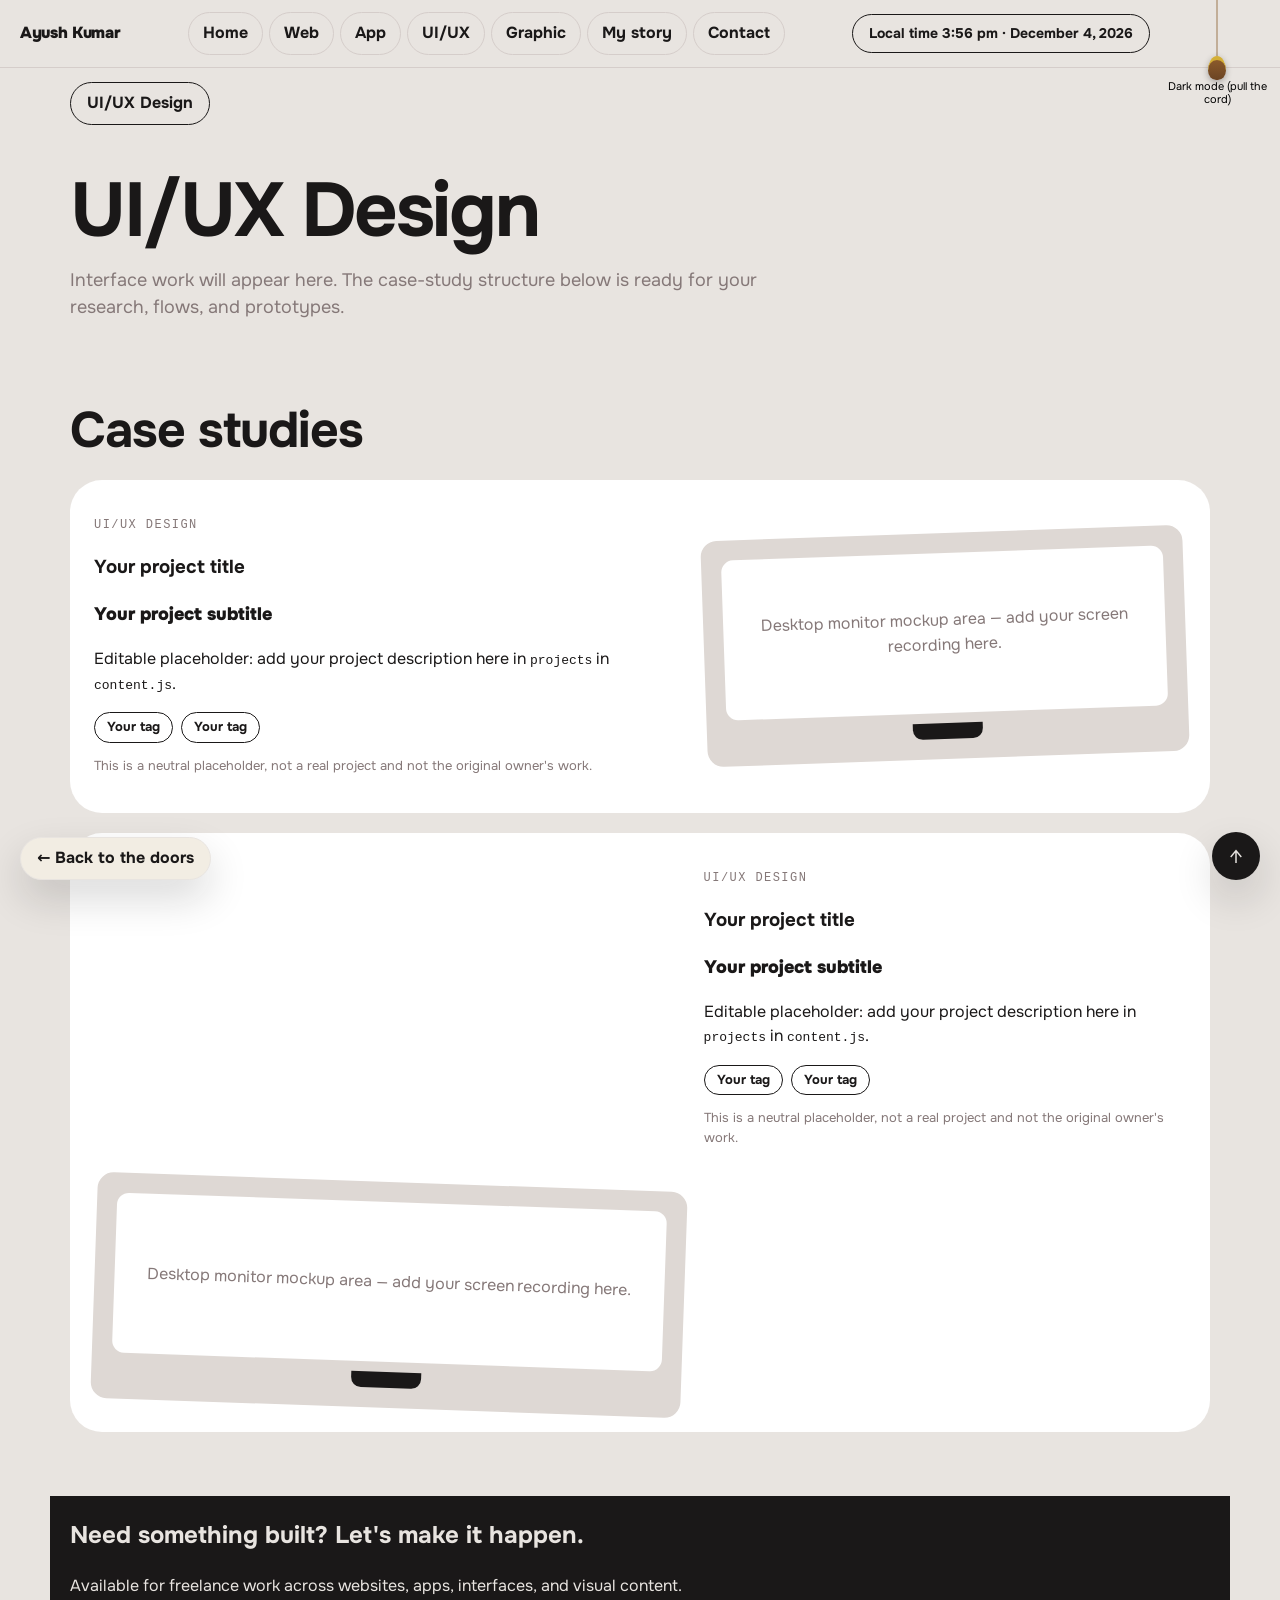
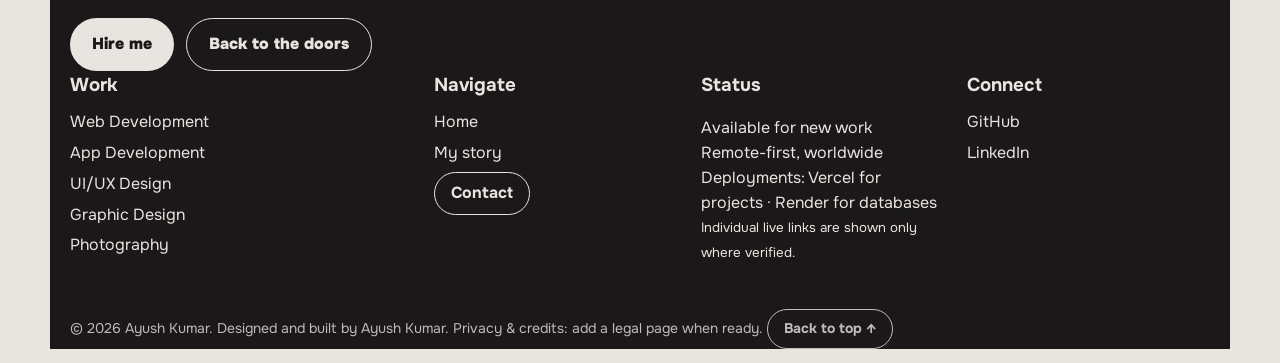
<file: ui-ux-designer/index.html>
<!DOCTYPE html>
<html lang="en">
<head>
<meta charset="utf-8">
<meta name="viewport" content="width=device-width, initial-scale=1">
<title>UI/UX Design — Ayush Kumar</title>
<meta name="description" content="UI/UX design work by Ayush Kumar — case studies to be added.">
<link rel="icon" href="../favicon.ico">
<link rel="stylesheet" href="../styles.css">
<script>window.__ROOT__ = "../";</script>
<script src="../content.js" defer></script>
<script src="../app.js" defer></script>
</head>
<body>
<a class="skip" href="#main">Skip to content</a>
<div id="transition" aria-hidden="true"></div>
<header class="topbar">
  <span class="brand">Ayush Kumar</span>
  <nav class="pillnav" aria-label="Primary">
    <a href="../index.html#home">Home</a>
    <a href="../web-developer/index.html">Web</a>
    <a href="../app-developer/index.html">App</a>
    <a href="../ui-ux-designer/index.html">UI/UX</a>
    <a href="../graphic-designer/index.html">Graphic</a>
    <a href="../index.html#my-story">My story</a>
    <button data-open="contactDlg">Contact</button>
  </nav>
  <div class="right">
    <span class="clock pill">Local time</span>
    <button class="pill menu-btn" data-open="menuDlg">Menu</button>
    <button class="cord" id="cordBtn" aria-label="Toggle dark mode" aria-pressed="false"><span class="wire"></span><span class="knob"></span><small>Dark mode (pull the cord)</small></button>
  </div>
</header>
<main class="wrap" id="main">
  <div class="backbar">

    <span class="pill">UI/UX Design</span>
  </div>
  <section class="cat-head">
    <h1>UI/UX Design</h1>
    <p>Interface work will appear here. The case-study structure below is ready for your research, flows, and prototypes.</p>
  </section>
<section class="section"><h2>Case studies</h2>
<article class="proj-card"><div class="proj-text"><p class="mono">UI/UX Design</p><h3>Your project title</h3><p class="proj-sub">Your project subtitle</p><p>Editable placeholder: add your project description here in <code>projects</code> in <code>content.js</code>.</p><div class="tags"><span class="tag">Your tag</span><span class="tag">Your tag</span></div><p class="proj-note">This is a neutral placeholder, not a real project and not the original owner's work.</p></div><div class="mock monitor"><div class="screen"><span>Desktop monitor mockup area — add your screen recording here.</span></div><div class="stand"></div></div></article>
<article class="proj-card alt"><div class="proj-text"><p class="mono">UI/UX Design</p><h3>Your project title</h3><p class="proj-sub">Your project subtitle</p><p>Editable placeholder: add your project description here in <code>projects</code> in <code>content.js</code>.</p><div class="tags"><span class="tag">Your tag</span><span class="tag">Your tag</span></div><p class="proj-note">This is a neutral placeholder, not a real project and not the original owner's work.</p></div><div class="mock monitor"><div class="screen"><span>Desktop monitor mockup area — add your screen recording here.</span></div><div class="stand"></div></div></article></section>
</main>
<button class="pill back-float" data-back>&larr; Back to the doors</button>
<footer class="wrap">
  <h2>Need something built? Let's make it happen.</h2>
  <p>Available for freelance work across websites, apps, interfaces, and visual content.</p>
  <div class="cta">
    <button class="btn" data-open="contactDlg">Hire me</button>
    <button class="btn secondary" data-back>Back to the doors</button>
  </div>
  <div class="foot-grid">
    <div><h3>Work</h3>
      <a href="../web-developer/index.html">Web Development</a>
      <a href="../app-developer/index.html">App Development</a>
      <a href="../ui-ux-designer/index.html">UI/UX Design</a>
      <a href="../graphic-designer/index.html">Graphic Design</a>
      <a href="../photographer/index.html">Photography</a>
    </div>
    <div><h3>Navigate</h3>
      <a href="../index.html#home">Home</a>
      <a href="../index.html#my-story">My story</a>
      <button class="pill" data-open="contactDlg">Contact</button>
    </div>
    <div><h3>Status</h3><p>Available for new work<br>Remote-first, worldwide<br>Deployments: Vercel for projects · Render for databases<br><small>Individual live links are shown only where verified.</small></p></div>
    <div><h3>Connect</h3>
      <a data-social="github" href="https://github.com/ayushsingh841434a-lgtm">GitHub</a>
      <a data-social="linkedin" href="https://www.linkedin.com/in/ayush-singh-5b2853404/">LinkedIn</a>
    </div>
  </div>
  <p class="copy">&copy; 2026 Ayush Kumar. Designed and built by Ayush Kumar. Privacy &amp; credits: add a legal page when ready. <button class="pill" data-top>Back to top &uarr;</button></p>
  <button class="back-top-circle" data-top aria-label="Back to top">&uarr;</button>
</footer>
<dialog id="menuDlg" aria-label="Menu">
  <div class="menu-head"><span>Ayush Kumar</span><button class="pill" data-close>Close</button></div>
  <h2>Menu</h2>
  <div class="cta">
    <button class="btn secondary" data-goto="home">01 Home</button>
    <button class="btn secondary" data-goto="web-developer/index.html">02 Web</button>
    <button class="btn secondary" data-goto="app-developer/index.html">03 App</button>
    <button class="btn secondary" data-goto="ui-ux-designer/index.html">04 UI/UX</button>
    <button class="btn secondary" data-goto="graphic-designer/index.html">05 Graphic</button>
    <button class="btn secondary" data-goto="story">06 My story</button>
    <button class="btn secondary" data-goto="contact">07 Contact</button>
    <button class="btn secondary" data-goto="photographer/index.html">08 Photography</button>
  </div>
  <div class="row" style="justify-content:space-between"><span class="clock">Local time</span><button class="btn" data-goto="contact">Hire me →</button></div>
</dialog>
<dialog id="contactDlg" aria-label="Contact">
  <button class="pill dlg-x" data-close aria-label="Close">Close</button>
  <p class="hire-label">• Hire me</p>
  <h2>Tell me what you need built.</h2>
  <form id="contactForm">
    <label>NAME <input name="name" placeholder="Your name" required></label>
    <label>EMAIL <input name="email" type="email" placeholder="you@company.com" required></label>
    <label>PHONE <input name="phone" placeholder="Your phone number" required></label>
    <label>WHAT DO YOU NEED? <textarea name="message" rows="4" placeholder="Describe your project — scope, timeline, budget&hellip;" required></textarea></label>
    <p class="form-note" id="formNote"></p>
    <div class="row" style="justify-content:space-between"><p class="reply-note">Reply time to be confirmed once a contact email is provided.</p><button type="submit" class="btn">Send message</button></div>
  </form>
  <p>Or connect via <a data-social="github" href="https://github.com/ayushsingh841434a-lgtm">GitHub</a> or <a data-social="linkedin" href="https://www.linkedin.com/in/ayush-singh-5b2853404/">LinkedIn</a>.</p>
</dialog>
</body>
</html>
</file>
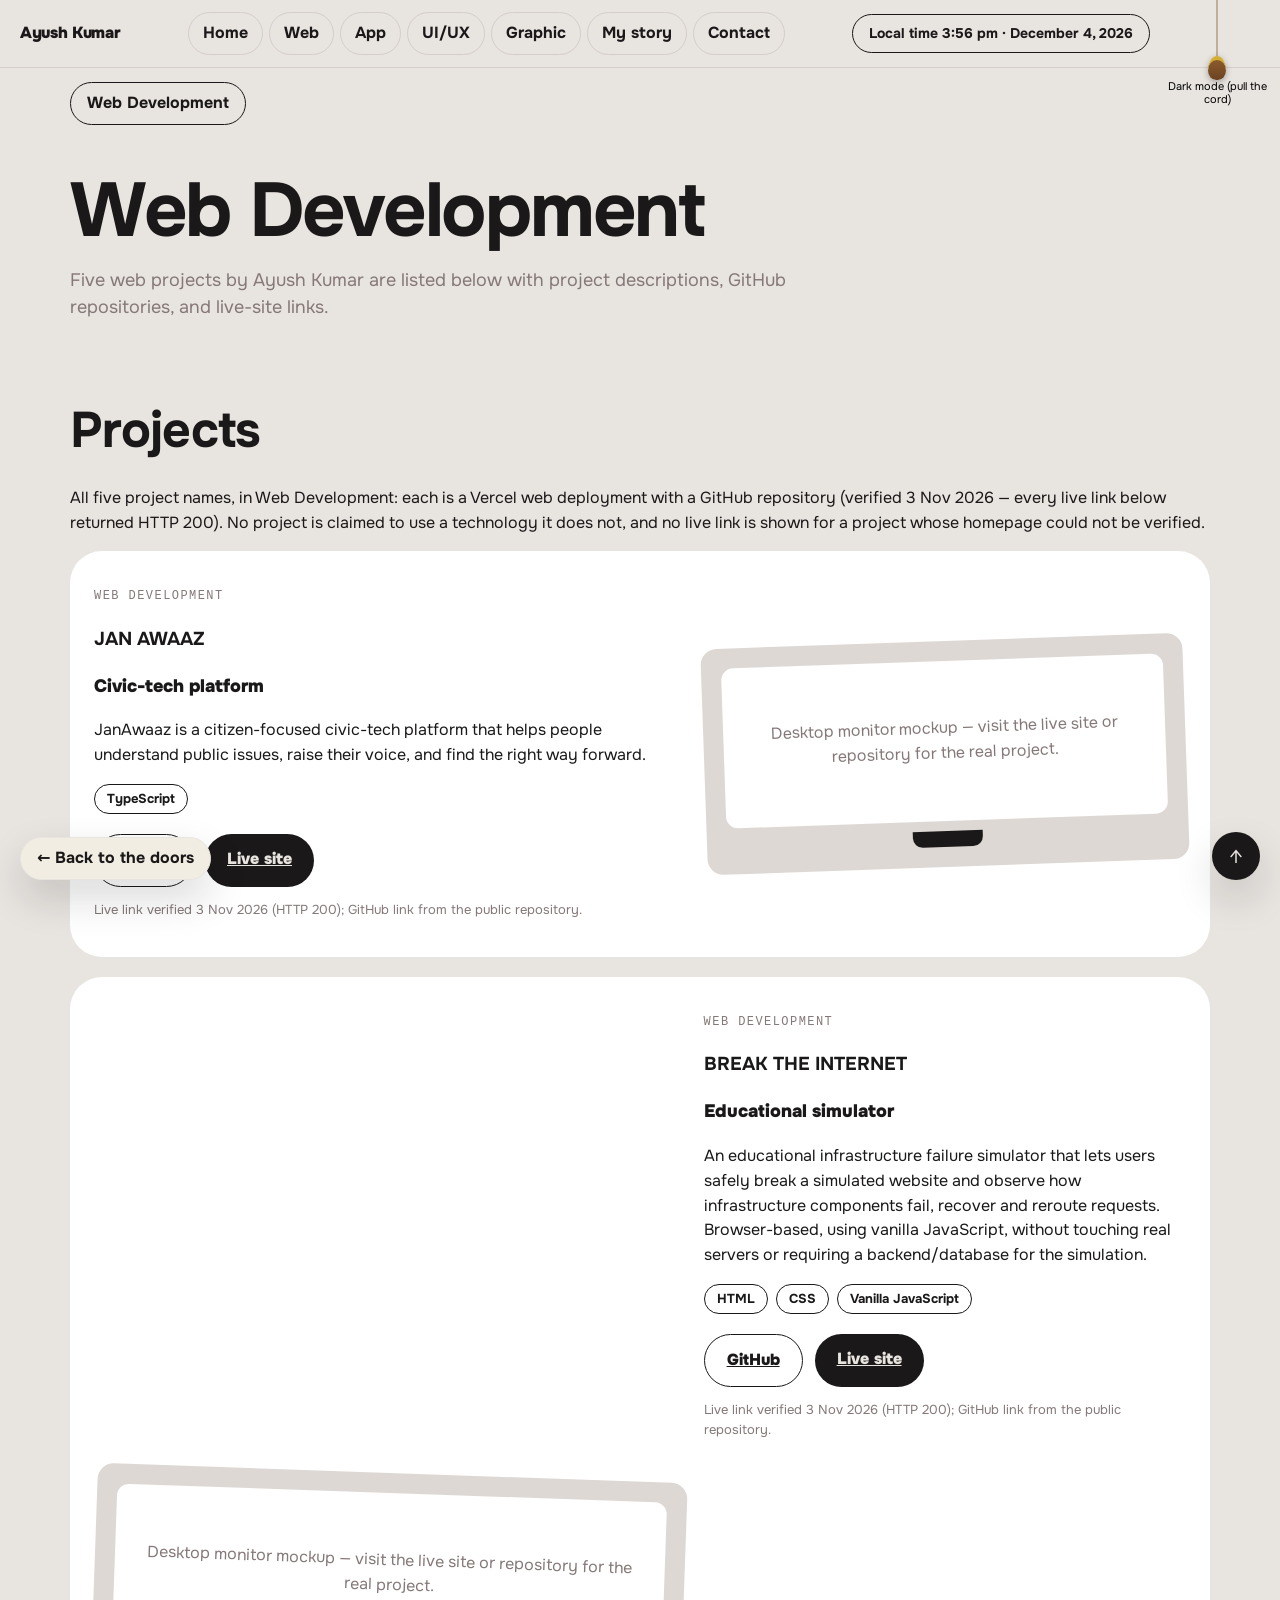
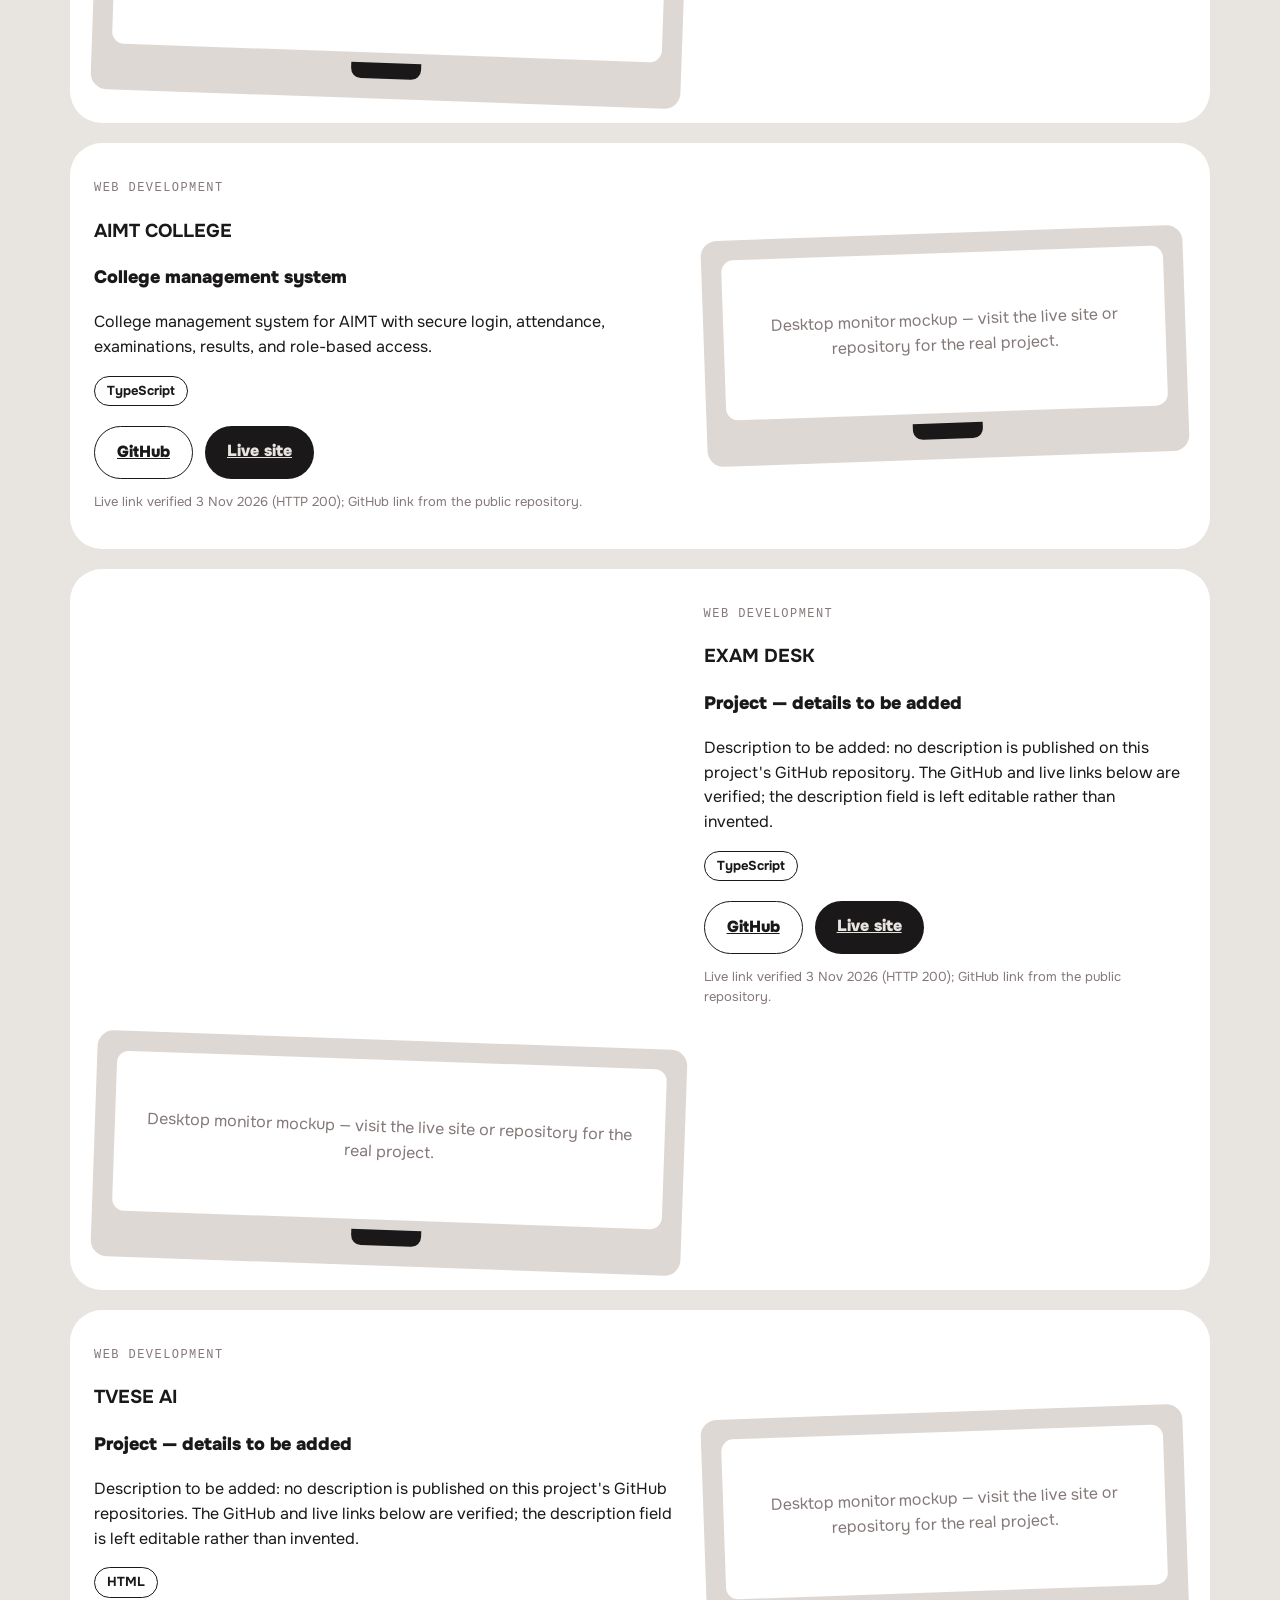
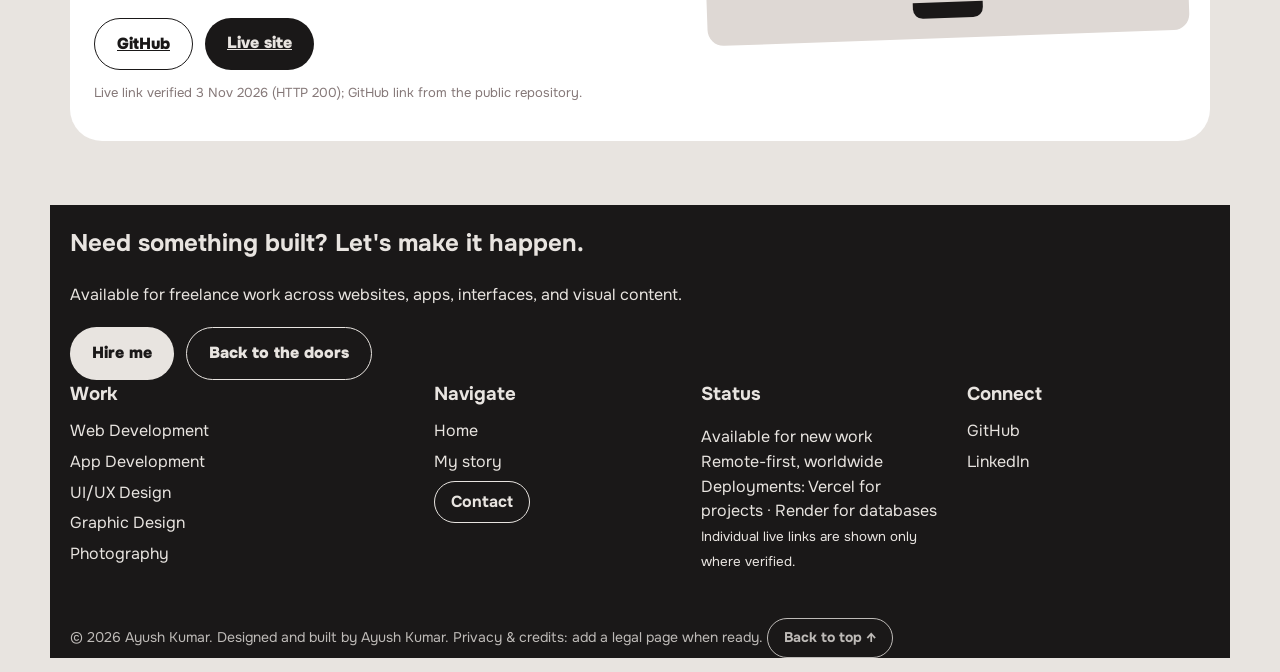
<file: web-developer/index.html>
<!DOCTYPE html>
<html lang="en">
<head>
<meta charset="utf-8">
<meta name="viewport" content="width=device-width, initial-scale=1">
<title>Web Development — Ayush Kumar</title>
<meta name="description" content="Five web development projects by Ayush Kumar, with project descriptions and GitHub and live-site links.">
<link rel="icon" href="../favicon.ico">
<link rel="stylesheet" href="../styles.css">
<script>window.__ROOT__ = "../";</script>
<script src="../content.js" defer></script>
<script src="../app.js" defer></script>
</head>
<body>
<a class="skip" href="#main">Skip to content</a>
<div id="transition" aria-hidden="true"></div>
<header class="topbar">
  <span class="brand">Ayush Kumar</span>
  <nav class="pillnav" aria-label="Primary">
    <a href="../index.html#home">Home</a>
    <a href="../web-developer/index.html">Web</a>
    <a href="../app-developer/index.html">App</a>
    <a href="../ui-ux-designer/index.html">UI/UX</a>
    <a href="../graphic-designer/index.html">Graphic</a>
    <a href="../index.html#my-story">My story</a>
    <button data-open="contactDlg">Contact</button>
  </nav>
  <div class="right">
    <span class="clock pill">Local time</span>
    <button class="pill menu-btn" data-open="menuDlg">Menu</button>
    <button class="cord" id="cordBtn" aria-label="Toggle dark mode" aria-pressed="false"><span class="wire"></span><span class="knob"></span><small>Dark mode (pull the cord)</small></button>
  </div>
</header>
<main class="wrap" id="main">
  <div class="backbar">

    <span class="pill">Web Development</span>
  </div>
  <section class="cat-head">
    <h1>Web Development</h1>
    <p>Five web projects by Ayush Kumar are listed below with project descriptions, GitHub repositories, and live-site links.</p>
  </section>
<section class="section"><h2>Projects</h2>
<p class="sub">All five project names, in Web Development: each is a Vercel web deployment with a GitHub repository (verified 3 Nov 2026 — every live link below returned HTTP 200). No project is claimed to use a technology it does not, and no live link is shown for a project whose homepage could not be verified.</p>
<article class="proj-card"><div class="proj-text"><p class="mono">Web Development</p><h3>JAN AWAAZ</h3><p class="proj-sub">Civic-tech platform</p><p>JanAwaaz is a citizen-focused civic-tech platform that helps people understand public issues, raise their voice, and find the right way forward.</p><div class="tags"><span class="tag">TypeScript</span></div><div class="cta"><a class="btn secondary" href="https://github.com/ayushsingh841434a-lgtm/JanAwaaz">GitHub</a><a class="btn" href="https://jan-awaaz-beta.vercel.app">Live site</a></div><p class="proj-note">Live link verified 3 Nov 2026 (HTTP 200); GitHub link from the public repository.</p></div><div class="mock monitor"><div class="screen"><span>Desktop monitor mockup — visit the live site or repository for the real project.</span></div><div class="stand"></div></div></article>
<article class="proj-card alt"><div class="proj-text"><p class="mono">Web Development</p><h3>BREAK THE INTERNET</h3><p class="proj-sub">Educational simulator</p><p>An educational infrastructure failure simulator that lets users safely break a simulated website and observe how infrastructure components fail, recover and reroute requests. Browser-based, using vanilla JavaScript, without touching real servers or requiring a backend/database for the simulation.</p><div class="tags"><span class="tag">HTML</span><span class="tag">CSS</span><span class="tag">Vanilla JavaScript</span></div><div class="cta"><a class="btn secondary" href="https://github.com/ayushsingh841434a-lgtm/BREAK-THE-INTERNET-INFRASTRUCTURE-LAB">GitHub</a><a class="btn" href="https://brkktheint.vercel.app">Live site</a></div><p class="proj-note">Live link verified 3 Nov 2026 (HTTP 200); GitHub link from the public repository.</p></div><div class="mock monitor"><div class="screen"><span>Desktop monitor mockup — visit the live site or repository for the real project.</span></div><div class="stand"></div></div></article>
<article class="proj-card"><div class="proj-text"><p class="mono">Web Development</p><h3>AIMT COLLEGE</h3><p class="proj-sub">College management system</p><p>College management system for AIMT with secure login, attendance, examinations, results, and role-based access.</p><div class="tags"><span class="tag">TypeScript</span></div><div class="cta"><a class="btn secondary" href="https://github.com/ayushsingh841434a-lgtm/AIMT-College-Management-System">GitHub</a><a class="btn" href="https://aimt-college-management-system.vercel.app">Live site</a></div><p class="proj-note">Live link verified 3 Nov 2026 (HTTP 200); GitHub link from the public repository.</p></div><div class="mock monitor"><div class="screen"><span>Desktop monitor mockup — visit the live site or repository for the real project.</span></div><div class="stand"></div></div></article>
<article class="proj-card alt"><div class="proj-text"><p class="mono">Web Development</p><h3>EXAM DESK</h3><p class="proj-sub">Project — details to be added</p><p>Description to be added: no description is published on this project's GitHub repository. The GitHub and live links below are verified; the description field is left editable rather than invented.</p><div class="tags"><span class="tag">TypeScript</span></div><div class="cta"><a class="btn secondary" href="https://github.com/ayushsingh841434a-lgtm/EXAM-DESK">GitHub</a><a class="btn" href="https://exam-desk-alpha.vercel.app">Live site</a></div><p class="proj-note">Live link verified 3 Nov 2026 (HTTP 200); GitHub link from the public repository.</p></div><div class="mock monitor"><div class="screen"><span>Desktop monitor mockup — visit the live site or repository for the real project.</span></div><div class="stand"></div></div></article>
<article class="proj-card"><div class="proj-text"><p class="mono">Web Development</p><h3>TVESE AI</h3><p class="proj-sub">Project — details to be added</p><p>Description to be added: no description is published on this project's GitHub repositories. The GitHub and live links below are verified; the description field is left editable rather than invented.</p><div class="tags"><span class="tag">HTML</span></div><div class="cta"><a class="btn secondary" href="https://github.com/ayushsingh841434a-lgtm/TVESE-AI">GitHub</a><a class="btn" href="https://tvese-ai-1.vercel.app">Live site</a></div><p class="proj-note">Live link verified 3 Nov 2026 (HTTP 200); GitHub link from the public repository.</p></div><div class="mock monitor"><div class="screen"><span>Desktop monitor mockup — visit the live site or repository for the real project.</span></div><div class="stand"></div></div></article>
</section>
</main>
<button class="pill back-float" data-back>&larr; Back to the doors</button>
<footer class="wrap">
  <h2>Need something built? Let's make it happen.</h2>
  <p>Available for freelance work across websites, apps, interfaces, and visual content.</p>
  <div class="cta">
    <button class="btn" data-open="contactDlg">Hire me</button>
    <button class="btn secondary" data-back>Back to the doors</button>
  </div>
  <div class="foot-grid">
    <div><h3>Work</h3>
      <a href="../web-developer/index.html">Web Development</a>
      <a href="../app-developer/index.html">App Development</a>
      <a href="../ui-ux-designer/index.html">UI/UX Design</a>
      <a href="../graphic-designer/index.html">Graphic Design</a>
      <a href="../photographer/index.html">Photography</a>
    </div>
    <div><h3>Navigate</h3>
      <a href="../index.html#home">Home</a>
      <a href="../index.html#my-story">My story</a>
      <button class="pill" data-open="contactDlg">Contact</button>
    </div>
    <div><h3>Status</h3><p>Available for new work<br>Remote-first, worldwide<br>Deployments: Vercel for projects · Render for databases<br><small>Individual live links are shown only where verified.</small></p></div>
    <div><h3>Connect</h3>
      <a data-social="github" href="https://github.com/ayushsingh841434a-lgtm">GitHub</a>
      <a data-social="linkedin" href="https://www.linkedin.com/in/ayush-singh-5b2853404/">LinkedIn</a>
    </div>
  </div>
  <p class="copy">&copy; 2026 Ayush Kumar. Designed and built by Ayush Kumar. Privacy &amp; credits: add a legal page when ready. <button class="pill" data-top>Back to top &uarr;</button></p>
  <button class="back-top-circle" data-top aria-label="Back to top">&uarr;</button>
</footer>
<dialog id="menuDlg" aria-label="Menu">
  <div class="menu-head"><span>Ayush Kumar</span><button class="pill" data-close>Close</button></div>
  <h2>Menu</h2>
  <div class="cta">
    <button class="btn secondary" data-goto="home">01 Home</button>
    <button class="btn secondary" data-goto="web-developer/index.html">02 Web</button>
    <button class="btn secondary" data-goto="app-developer/index.html">03 App</button>
    <button class="btn secondary" data-goto="ui-ux-designer/index.html">04 UI/UX</button>
    <button class="btn secondary" data-goto="graphic-designer/index.html">05 Graphic</button>
    <button class="btn secondary" data-goto="story">06 My story</button>
    <button class="btn secondary" data-goto="contact">07 Contact</button>
    <button class="btn secondary" data-goto="photographer/index.html">08 Photography</button>
  </div>
  <div class="row" style="justify-content:space-between"><span class="clock">Local time</span><button class="btn" data-goto="contact">Hire me →</button></div>
</dialog>
<dialog id="contactDlg" aria-label="Contact">
  <button class="pill dlg-x" data-close aria-label="Close">Close</button>
  <p class="hire-label">• Hire me</p>
  <h2>Tell me what you need built.</h2>
  <form id="contactForm">
    <label>NAME <input name="name" placeholder="Your name" required></label>
    <label>EMAIL <input name="email" type="email" placeholder="you@company.com" required></label>
    <label>PHONE <input name="phone" placeholder="Your phone number" required></label>
    <label>WHAT DO YOU NEED? <textarea name="message" rows="4" placeholder="Describe your project — scope, timeline, budget&hellip;" required></textarea></label>
    <p class="form-note" id="formNote"></p>
    <div class="row" style="justify-content:space-between"><p class="reply-note">Reply time to be confirmed once a contact email is provided.</p><button type="submit" class="btn">Send message</button></div>
  </form>
  <p>Or connect via <a data-social="github" href="https://github.com/ayushsingh841434a-lgtm">GitHub</a> or <a data-social="linkedin" href="https://www.linkedin.com/in/ayush-singh-5b2853404/">LinkedIn</a>.</p>
</dialog>
</body>
</html>
</file>
<file: styles.css>
/* Ayush Kumar portfolio — static, no build step.
   Visual language follows the Phase 1 reference investigation:
   off-white/beige ground, near-black text, bold sans-serif display type,
   five coloured doors, dark photography wall. No original owner's
   projects, copy, or photographs are used. Colours below are the
   evidence-based door colours (navy / purple / green / orange-brown /
   black) rendered as close, honest approximations — the reference's
   exact hex values were not verifiable (see README). */
/* Reference tokens measured from the public reference page (see AUDIT.md):
   background #E8E4E0, ink #1A1818, muted #857878, line #D5CDCA,
   surface #DED8D4, door colours below, font Onest (SIL OFL, self-hosted). */
@font-face{font-family:'Onest';font-style:normal;font-display:swap;font-weight:400;src:url(fonts/onest-400.woff2) format('woff2')}
@font-face{font-family:'Onest';font-style:normal;font-display:swap;font-weight:700;src:url(fonts/onest-700.woff2) format('woff2')}
@font-face{font-family:'Onest';font-style:normal;font-display:swap;font-weight:900;src:url(fonts/onest-900.woff2) format('woff2')}
:root{
  --bg:#E8E4E0; --bg2:#DED8D4; --ink:#1A1818; --ink2:#857878;
  --line:#D5CDCA; --card:#F0ECE9; --white:#ffffff;
  --navy:#22304a; --purple:#4a3540; --green:#7a8670; --orange:#a4552c; --black:#262523;
  --radius:18px; --shadow:0 18px 40px rgba(20,20,18,.16);
  --font:'Onest',ui-sans-serif,system-ui,-apple-system,"Segoe UI",sans-serif;
}
*{box-sizing:border-box}
html{scroll-behavior:smooth}
body{margin:0;background:var(--bg);color:var(--ink);font-family:var(--font);line-height:1.55}
body.dark{background:#121210;color:#f2ede3}
body.dark .card,body.dark .door-preview,body.dark dialog,body.dark .topbar{background:#1d1c18;color:#f2ede3}
body.dark a{color:#f2ede3}
a{color:var(--ink)}
button{font:inherit;cursor:pointer}
.skip{position:absolute;left:-9999px}
.skip:focus{left:12px;top:12px;background:#fff;color:#000;padding:8px 12px;z-index:200}
/* Preloader */
#preloader{position:fixed;inset:0;background:#0b0b0a;color:#f2ede3;z-index:300;
  display:flex;flex-direction:column;align-items:center;justify-content:center;gap:12px;
  transition:opacity .6s ease}
#preloader.done{opacity:0;pointer-events:none}
#preloader .count{font-size:clamp(48px,10vw,96px);font-weight:900;letter-spacing:-.03em}
#preloader p{letter-spacing:.28em;text-transform:uppercase;font-size:12px;opacity:.8}
/* Top bar */
.topbar{position:sticky;top:0;z-index:100;display:flex;justify-content:space-between;align-items:center;
  gap:12px;padding:12px 130px 12px 20px;background:var(--bg);border-bottom:1px solid var(--line)}
.topbar .clock{font-size:14px}
.topbar .right{display:flex;align-items:center;gap:10px}
.pill{border:1.5px solid var(--ink);background:transparent;border-radius:999px;padding:8px 16px;font-weight:700}
.pill:hover{background:var(--ink);color:var(--bg)}
.cord{display:flex;flex-direction:column;align-items:center;background:none;border:0;padding:0 6px}
.cord .wire{width:2px;height:34px;background:var(--ink)}
.cord .knob{width:16px;height:16px;border-radius:50%;background:var(--ink)}
.cord small{font-size:11px;max-width:110px;line-height:1.2}
/* Layout */
.wrap{max-width:1180px;margin:0 auto;padding:0 20px}
.hero{display:grid;grid-template-columns:1.15fr .85fr;gap:32px;align-items:center;padding:56px 0 24px}
.hero h1{font-size:clamp(40px,6.5vw,84px);line-height:.98;letter-spacing:-.03em;margin:0 0 16px}
.hero h1 .flip{display:inline-block;border:3px solid var(--ink);padding:2px 12px;border-radius:10px;
  transform:rotate(-1.5deg);background:var(--card)}
.hero p{font-size:18px;color:var(--ink2);max-width:560px}
body.dark .hero p{color:#cfc9b8}
.portrait{margin:0}
.portrait img{width:100%;aspect-ratio:4/5;object-fit:cover;display:block;border-radius:20px;
  filter:grayscale(1) contrast(1.05);box-shadow:var(--shadow)}
.portrait figcaption{font-size:13px;opacity:.75;margin-top:8px}
.cta{display:flex;gap:12px;flex-wrap:wrap;margin-top:20px}
.btn{border:0;border-radius:999px;padding:13px 22px;font-weight:800;background:var(--ink);color:var(--bg)}
.btn.secondary{background:transparent;color:var(--ink);border:1.5px solid var(--ink)}
body.dark .btn.secondary{color:#f2ede3;border-color:#f2ede3}
.avail{margin-top:22px;font-weight:800;letter-spacing:.12em;text-transform:uppercase;font-size:13px}
.scrollcue{text-align:center;padding:18px 0 8px;font-weight:700}
/* Doors */
.doors-section{padding:40px 0 56px;background:linear-gradient(180deg,#E4DFDB 0%,#DAD4CF 55%,#E8E4E0 100%)}
.doors-section h2{font-size:clamp(32px,5vw,56px);letter-spacing:-.02em;margin:0}
.doors-section .sub{color:var(--ink2);font-size:18px}
body.dark .doors-section .sub{color:#cfc9b8}
.door-preview{background:var(--card);border:1.5px solid var(--line);border-radius:var(--radius);padding:20px 22px;margin:22px 0}
.door-preview h3{margin:0 0 6px;font-size:24px}
.door-preview p{margin:0;color:var(--ink2)}
.door-wall{display:flex;gap:18px;overflow-x:auto;padding:22px 6px 26px;scroll-snap-type:x mandatory;
  perspective:1400px}
.door{scroll-snap-align:start;flex:0 0 250px;aspect-ratio:1/2.25;border:0;padding:0;background:transparent;
  position:relative;text-align:left;transition:opacity .25s ease,filter .25s ease}
.door-wall.dim .door:not(.active){opacity:1;filter:none}
.door-wall.dim .door:not(.active) .frame{background:transparent;color:var(--c);border:2px solid var(--c);box-shadow:none}
.door-wall.dim .door:not(.active) .frame::before{border-color:var(--c)}
.door-wall.dim .door:not(.active) .knobdot{background:var(--c);box-shadow:0 0 0 3px color-mix(in srgb,var(--c) 25%,transparent)}
.door-wall.dim .door.active{opacity:1;filter:none}
.door .frame{position:absolute;inset:0;border-radius:125px 125px 6px 6px;padding:72px 16px 16px;
  box-shadow:var(--shadow);transform-origin:left center;transition:transform .35s ease,background .25s ease,color .25s ease;
  display:flex;flex-direction:column;justify-content:space-between;color:#fff}
.door .frame::before{content:"";position:absolute;inset:12px;border:1.5px solid rgba(255,255,255,.35);border-radius:113px 113px 8px 8px;pointer-events:none}
.door .frame>*{position:relative;z-index:1}
.door:hover .frame,.door:focus-visible .frame,.door.active .frame{transform:rotateY(-14deg)}
.door.opening .frame{transform:rotateY(-105deg)!important;transition:transform .9s cubic-bezier(.6,0,.2,1)}
.door .label{font-weight:900;font-size:21px;line-height:1.1}
.door .hint{font-size:13px;opacity:.9}
.door .knobdot{position:absolute;right:16px;top:50%;width:14px;height:14px;border-radius:50%;background:radial-gradient(circle at 36% 30%,#fff6dc 0,#e6cb8a 14%,#b8934c 40%,#80602a 70%,#4d3816 100%);box-shadow:0 0 0 3px rgba(255,255,255,.25)}
.door .interior{position:absolute;inset:0;background:#fff;border-radius:12px 12px 6px 6px}
.door[data-door="web"]{--c:var(--navy)}
.door[data-door="app"]{--c:var(--purple)}
.door[data-door="uiux"]{--c:var(--green)}
.door[data-door="graphic"]{--c:var(--orange)}
.door[data-door="photo"]{--c:var(--black)}
.door .frame{background:var(--c)}
.tooltip{position:fixed;z-index:250;background:var(--ink);color:var(--bg);padding:7px 11px;border-radius:999px;
  font-size:13px;font-weight:700;pointer-events:none;transform:translate(-50%,-160%);display:none}
.tooltip.show{display:block}
.door-note{font-size:14px;opacity:.8}
/* Sections / cards */
.section{padding:44px 0}
.section h2{font-size:clamp(30px,4.5vw,50px);letter-spacing:-.02em;margin:0 0 10px}
.card{background:var(--card);border:1.5px solid var(--line);border-radius:var(--radius);padding:22px}
.empty{border:2px dashed var(--ink2);border-radius:var(--radius);padding:28px;text-align:center}
.empty h3{margin:0 0 6px}
.empty p{margin:4px 0;color:var(--ink2)}
.grid{display:grid;grid-template-columns:repeat(auto-fill,minmax(260px,1fr));gap:18px;margin-top:18px}
.project{border:1.5px solid var(--line);border-radius:var(--radius);overflow:hidden;background:var(--card)}
.project .media{aspect-ratio:16/10;background:var(--bg2);display:grid;place-items:center;color:var(--ink2);font-weight:700;padding:16px;text-align:center}
.project .body{padding:16px}
.project .tag{font-size:12px;letter-spacing:.14em;text-transform:uppercase;font-weight:800}
.project h3{margin:6px 0}
/* Category pages */
.cat-head{padding:48px 0 8px}
.cat-head h1{font-size:clamp(38px,6vw,76px);letter-spacing:-.03em;line-height:1;margin:0}
.cat-head p{font-size:18px;color:var(--ink2);max-width:720px}
.backbar{display:flex;justify-content:space-between;align-items:center;gap:12px;padding-top:14px}
/* Graphic scroll-line */
.line-group{margin:26px 0}
.line-group .line{height:3px;background:var(--ink);opacity:.85;border-radius:3px}
.strip{display:flex;gap:14px;overflow-x:auto;padding:16px 2px}
.slot{flex:0 0 220px;height:150px;border:2px dashed var(--ink2);border-radius:14px;display:grid;place-items:center;text-align:center;padding:12px;color:var(--ink2)}
/* Photography wall */
.wall{height:70vh;min-height:480px;overflow:hidden;background:#0b0b0a;border-radius:20px;position:relative;cursor:grab;touch-action:none}
.wall:active{cursor:grabbing}
.wall-inner{position:absolute;width:2000px;height:1400px;left:0;top:0;will-change:transform}
.photo-slot{position:absolute;width:240px;height:170px;border:2px dashed #8a867a;border-radius:14px;color:#cfc9b8;
  display:grid;place-items:center;text-align:center;padding:12px;background:#1a1a17}
.wall-hint{position:absolute;left:50%;transform:translateX(-50%);bottom:16px;background:#f2ede3;color:#141412;padding:8px 12px;border-radius:999px;font-weight:700;z-index:2;white-space:nowrap}
/* Footer — reference footer is black, not beige */
footer{background:#1A1818;color:#E8E4E0;border-top:1.5px solid #1A1818;padding:40px 0 28px;margin-top:40px}
footer a{color:#E8E4E0}
footer .btn{background:#E8E4E0;color:#1A1818}
footer .btn.secondary{background:transparent;color:#E8E4E0;border-color:#E8E4E0}
footer .pill{border-color:#E8E4E0;color:#E8E4E0}
footer .pill:hover{background:#E8E4E0;color:#1A1818}
.back-float{position:fixed;left:20px;bottom:20px;z-index:150;background:#F2EDE3!important;color:#1A1818!important;border-color:#E8E4E0!important;box-shadow:var(--shadow)}
.pillnav{display:none;gap:6px;align-items:center}
.pillnav a,.pillnav button{text-decoration:none;padding:8px 14px;border-radius:999px;border:1.5px solid var(--line);background:transparent;font-weight:700;color:var(--ink)}
.pillnav a:hover,.pillnav button:hover{background:var(--ink);color:var(--bg)}
@media (min-width:1024px){.pillnav{display:flex}.menu-btn{display:none}}
.pre-tl,.pre-tr{position:absolute;top:18px;font-size:13px;letter-spacing:.08em;opacity:.85}
.pre-tl{left:20px}.pre-tr{right:20px}
.brand{font-weight:900;letter-spacing:-.02em}
.hero-strip{display:flex;justify-content:space-between;gap:12px;flex-wrap:wrap;padding:18px 0 8px;font-weight:800;letter-spacing:.12em;text-transform:uppercase;font-size:13px;border-top:1.5px solid var(--line);border-bottom:1.5px solid var(--line)}
.hero-strip span + span{border-left:1.5px solid var(--line);padding-left:16px}
.hero h1 .flip{background:#FFF8E7;padding:8px 14px 20px;position:relative}
.flip-num{position:absolute;right:8px;bottom:2px;font-size:12px;letter-spacing:.05em}
.portrait{position:relative}
.ability-overlay{position:absolute;left:12px;bottom:12px;background:#1A1818!important;color:#E8E4E0!important;border-color:#1A1818!important}
.door-preview ul{list-style:none;padding:0;margin:8px 0 0}
.door-preview li{margin:4px 0}
.door-preview li::before{content:"✓ ";font-weight:900}
.mono{font-family:ui-monospace,Menlo,monospace;font-size:12px;letter-spacing:.12em;text-transform:uppercase;color:var(--ink2)}
.story-layout{display:grid;grid-template-columns:2fr 3fr;gap:32px;align-items:start}
.story-sticky{position:sticky;top:110px}
.big-year{font-size:clamp(64px,10vw,120px);font-weight:900;line-height:1;letter-spacing:-.04em}
.counter{font-weight:900;letter-spacing:.1em}
.progress-line{height:2px;background:var(--line);margin:12px 0}
.progress-line span{display:block;height:100%;background:var(--ink)}
.timeline{border-left:2px solid var(--line);padding-left:24px}
.timeline-item{position:relative;margin-bottom:28px}
.timeline-item::before{content:"";position:absolute;left:-29px;top:6px;width:10px;height:10px;border-radius:50%;background:var(--ink)}
.timeline-item ul{margin:8px 0 0;padding-left:18px}
.timeline-item li{margin:4px 0}
.timeline-item li::marker{content:"— "}
.dlg-x{position:absolute;top:16px;right:16px}
.hire-label{font-weight:800;letter-spacing:.1em;font-size:13px}
.reply-note{color:var(--ink2);font-size:13px;max-width:280px}
#abilityDlg{width:100vw;height:100dvh;max-width:none;max-height:none;margin:0;border:none;border-radius:0;background:rgba(0,0,0,.88);color:#E8E4E0;padding:32px}
#abilityDlg .dlg-x{z-index:1;border-color:#E8E4E0;color:#E8E4E0}
.ability-scene{perspective:1200px;display:grid;place-items:center;min-height:60vh}
.ability-card{position:relative;width:min(420px,90vw);height:620px;transform-style:preserve-3d;transition:transform .3s;cursor:grab}
.ability-tag{border:1.5px solid #1A1818;border-radius:999px;padding:2px 10px;font-size:12px;font-weight:700}
.ability-face{position:absolute;inset:0;backface-visibility:hidden;border-radius:24px;padding:24px;overflow:hidden}
.ability-front{background:linear-gradient(160deg,#E9C9D6,#D8B4C4);border:6px double #C9A227;color:#1A1818}
.ability-back{background:#111214;border:6px double #C9A227;color:#E8E4E0;display:grid;place-content:center;text-align:center;transform:rotateY(180deg)}
.ability-portrait img{width:100%;height:150px;object-fit:cover;object-position:top;border-radius:16px;filter:grayscale(1)}
.ability-stats{background:#FFF8E7;border-radius:16px;padding:12px 16px;margin-top:12px;max-height:300px;overflow-y:auto}
.ability-stats .ability-row{margin:5px 0}
.ability-row{display:flex;justify-content:space-between;gap:8px;margin:8px 0;color:#1A1818}
.ability-note{font-size:13px}
.compass{font-size:96px;color:#C9A227}
.ability-footer{text-align:center;color:#E8E4E0}
.back-top-circle{position:fixed;right:20px;bottom:20px;width:48px;height:48px;border-radius:50%;background:#1A1818;color:#E8E4E0;border:none;z-index:150;font-size:20px;box-shadow:var(--shadow)}
.proj-card.alt .proj-text{grid-column:2}
.proj-card.alt .mock{grid-column:1}
.mock{flex-direction:column;transform:rotate(-2deg)}
.proj-card.alt .mock{transform:rotate(2deg)}
.mock .screen{background:#fff;border-radius:12px;padding:20px;min-height:160px;display:flex;align-items:center;justify-content:center;width:100%}
.mock.phone .screen{background:#111214;color:#E8E4E0;border-radius:20px}
.mock .stand{width:70px;height:16px;background:#1A1818;margin-top:10px;border-radius:0 0 10px 10px}
.mock.phone .stand{display:none}
.tags{display:flex;gap:8px;flex-wrap:wrap;margin:12px 0}
.tag{border:1.5px solid var(--ink);border-radius:999px;padding:4px 12px;font-size:13px;font-weight:700}
.proj-sub{font-weight:800;font-size:18px}
.g1{background:#1A1818;color:#E8E4E0}
.g2{background:#EFE9E2;color:#1A1818}
.g2 h3{color:#1A1818}
.g2 .line{background:repeating-linear-gradient(90deg,#1A1818 0 14px,transparent 14px 28px)}
.g2 .slot{background:#fff;color:#1A1818}
.g3{background:#C9A8B0;color:#1A1818}
.g3 h3{color:#1A1818}
.g3 .line{background:repeating-linear-gradient(90deg,#1A1818 0 14px,transparent 14px 28px)}
.g4{background:#DED8D4;color:#1A1818}
.g4 h3{color:#1A1818}
.g4 .line{background:repeating-linear-gradient(90deg,#1A1818 0 14px,transparent 14px 28px)}
.g5{background:#111214;color:#E8E4E0}
.line-group .slot{position:relative;transform:rotate(-2deg)}
.line-group .slot:nth-child(even){transform:rotate(2deg)}
.line-group .slot::before{content:"";position:absolute;top:-10px;left:50%;transform:translateX(-50%);width:14px;height:18px;background:#C2A878;border-radius:3px;box-shadow:0 1px 2px rgba(0,0,0,.3)}
.scroll-line{font-weight:900;letter-spacing:.12em}
.scroll-line .progress{display:inline-block;width:120px;height:2px;background:var(--ink);vertical-align:middle;margin-left:8px}
.cord{position:fixed;top:0;right:8px;z-index:300;display:flex;flex-direction:column;align-items:center;background:none;border:0;padding:0}
.cord .wire{width:2px;height:56px;background:#C2AE98}
.cord .knob{width:18px;height:24px;border-radius:50% 50% 45% 45% / 60% 60% 40% 40%;background:linear-gradient(#8B5A2B,#6B4423);border-top:4px solid #D4AF37;box-shadow:0 2px 6px rgba(0,0,0,.3)}
.cord small{font-size:11px;max-width:110px;line-height:1.2}
.skill-row{margin:16px 0}
.skill-note{color:var(--ink2);font-size:13px}
.skill-track{height:10px;background:var(--surface);border-radius:999px;margin-top:6px;overflow:hidden}
.skill-track span{display:block;height:100%;background:var(--ink)}
.door-check{display:none;position:absolute;left:50%;top:50%;transform:translate(-50%,-50%);background:rgba(255,255,255,.94);color:#1A1818;padding:12px;border-radius:12px;font-size:13px;line-height:1.5;text-align:left;width:80%;z-index:2}
.door.active .door-check{display:block}
.door-wall.dim .door:not(.active) .door-check{display:none}
#menuDlg{width:100vw;height:100dvh;max-width:none;max-height:none;margin:0;border:none;border-radius:0;background:#111214;color:#E8E4E0;padding:32px}
#menuDlg .btn.secondary{background:transparent;color:#E8E4E0;border-color:#E8E4E0}
#menuDlg .pill{border-color:#E8E4E0;color:#E8E4E0}
#menuDlg h2{font-size:clamp(2rem,6vw,4rem);margin:24px 0}
#menuDlg .cta .btn{font-size:18px}
.menu-head{display:flex;justify-content:space-between;align-items:center}
.proj-card{display:grid;grid-template-columns:1.1fr .9fr;gap:20px;background:#fff;border-radius:2rem;padding:24px;margin-bottom:20px;align-items:center}
.proj-note{color:var(--ink2);font-size:13px}
.mock{background:#DED8D4;border-radius:16px;min-height:220px;display:flex;align-items:center;justify-content:center;color:#857878;text-align:center;padding:20px}
.mock.phone{max-width:190px;width:100%;margin:0 auto;border-radius:28px;border:10px solid #1A1818;min-height:300px}
.line-group{background:#1A1818;color:#E8E4E0;border-radius:2rem;padding:24px;margin-bottom:24px}
.line-group h3{color:#E8E4E0}
.line-group .line{height:2px;background:repeating-linear-gradient(90deg,#E8E4E0 0 14px,transparent 14px 28px);margin:14px 0}
.line-group .slot{background:#E8E4E0;color:#1A1818;border-style:solid}
@media (max-width:700px){.proj-card{grid-template-columns:1fr}.story-layout{grid-template-columns:1fr}.story-sticky{position:static}}
.foot-grid{display:grid;grid-template-columns:1.4fr 1fr 1fr 1fr;gap:24px}
.foot-grid h3{margin:0 0 10px}
.foot-grid a{display:block;margin:6px 0;text-decoration:none}
.foot-grid a:hover{text-decoration:underline}
.copy{margin-top:28px;font-size:14px;opacity:.8}
/* Dialogs */
dialog{border:1.5px solid var(--line);border-radius:20px;padding:26px;max-width:560px;width:calc(100% - 32px);background:var(--card);color:var(--ink)}
dialog::backdrop{background:rgba(0,0,0,.55)}
dialog h2{margin:0 0 8px}
dialog label{display:block;font-weight:700;margin-top:14px}
dialog input,dialog textarea{width:100%;margin-top:6px;padding:11px 12px;border:1.5px solid var(--line);border-radius:10px;font:inherit;background:var(--bg);color:var(--ink)}
dialog .row{display:flex;gap:10px;justify-content:flex-end;margin-top:18px;flex-wrap:wrap}
.form-note{margin-top:14px;font-size:14px}
#transition{position:fixed;inset:0;background:#fff;z-index:280;opacity:0;pointer-events:none;transition:opacity .45s ease}
#transition.on{opacity:1;pointer-events:auto}
/* Responsive — measured only at desktop and ~1145px in Phase 1;
   these breakpoints are new, honest choices, not claimed originals. */
@media (max-width:900px){
  .hero{grid-template-columns:1fr;padding-top:32px}
  .foot-grid{grid-template-columns:1fr 1fr}
  .door{flex-basis:210px}
}
@media (max-width:560px){
  .topbar{padding:10px 12px}
  .topbar .clock{font-size:12px}
  .cord small{display:none}
  .foot-grid{grid-template-columns:1fr}
  .hero h1{font-size:38px}
  .hero h1 .flip{font-size:.92em;padding:1px 8px}
  .door{flex-basis:180px}
  .wrap{padding:0 14px}
}
@media (prefers-reduced-motion:reduce){
  html{scroll-behavior:auto}
  .door .frame,.door.opening .frame,#transition,#preloader{transition:none}
}
</file>
